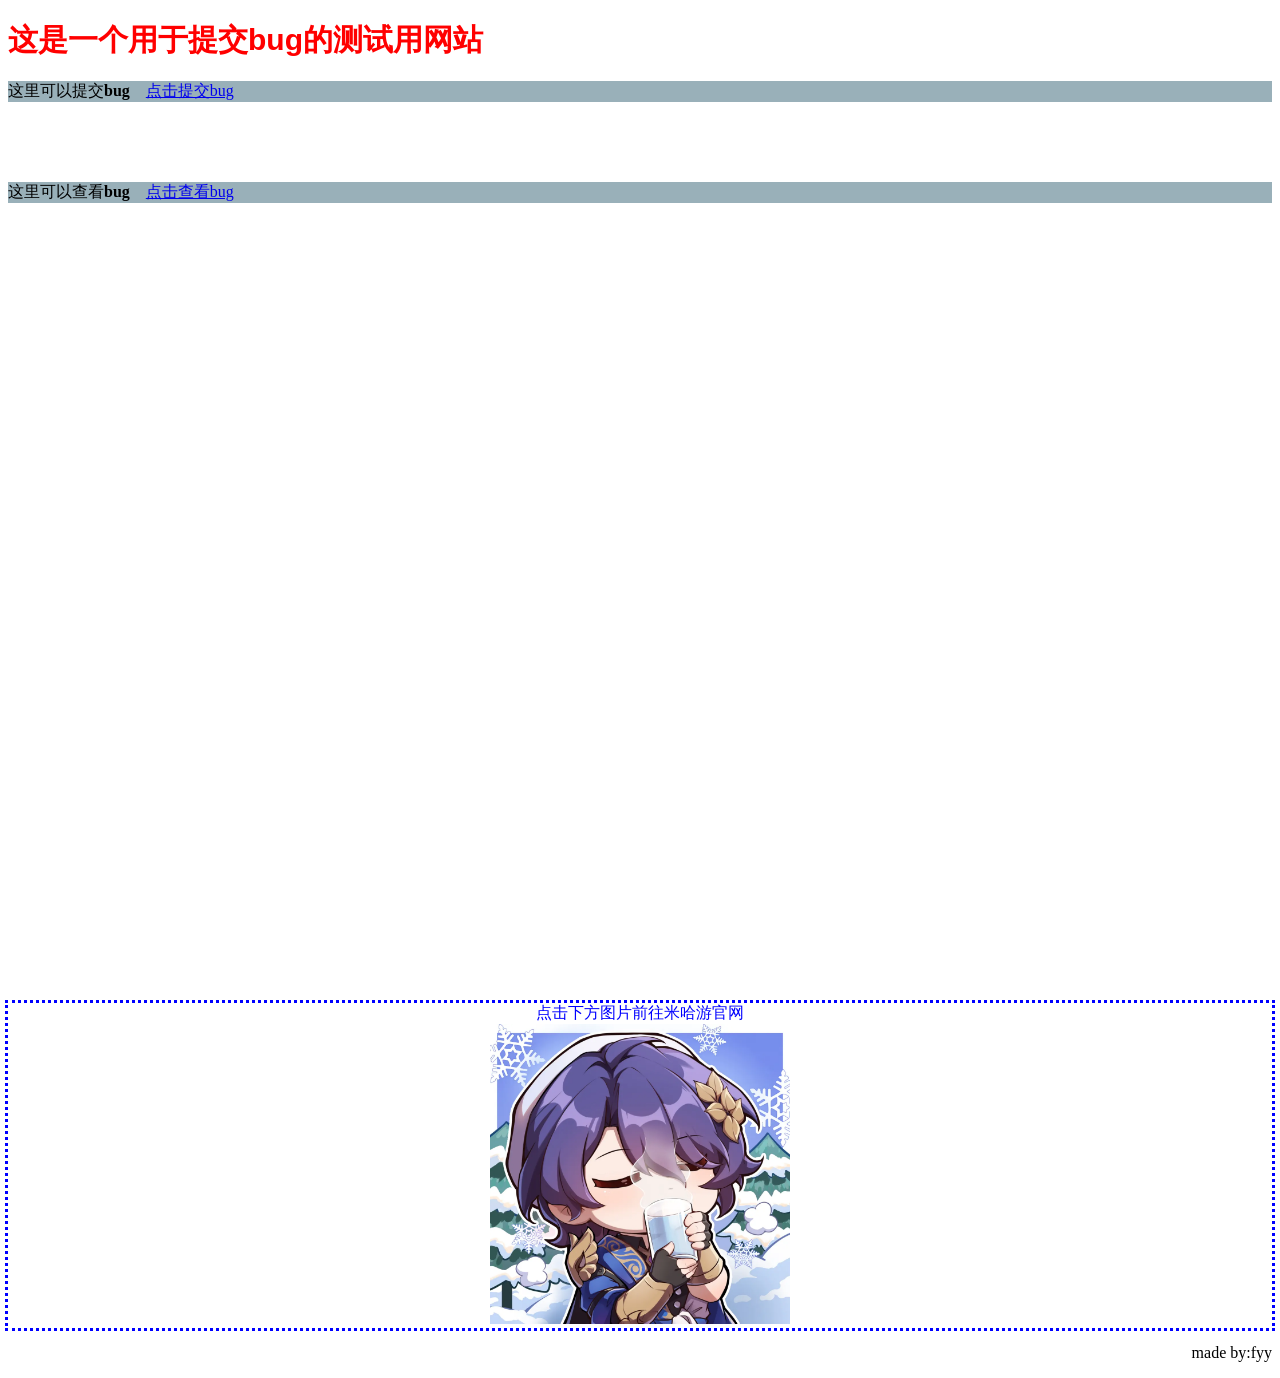
<file: index.html>
<!DOCTYPE html>
<html>

<head>
    <meta charset="utf-8">
    <title>
        测试网站（例）
    </title>
    <link rel="stylesheet" href="css/Background.css">
</head>

<body>
    <h1 style="font-family:arial; color:red; font-size:30px">
        这是一个用于提交bug的测试用网站
    </h1>
    <div id="upBackground">
    <p width="50px">
        这里可以提交<b>bug</b>&nbsp;&nbsp;&nbsp;
        <a href="http://127.0.0.1:5500/tj.html">点击提交bug </a>
    </p>
    <h1>
        <br>
    </h1>
    <p>
        这里可以查看<strong>bug</strong>&nbsp;&nbsp;&nbsp;
        <a href="http://127.0.0.1:5500/ck.html">点击查看bug </a>
    </p>
    </div>
    <div id="Background">
        <p>
            点击下方图片前往米哈游官网 <br>
            <img src="picture/yfs.png" alt="图片丢失" height="300" width="300" usemap="#yf">
            <map name="yf">
                <area shape="rect" coords="0,0,300,300" href="https://www.mihoyo.com/" target="_blank">
            </map>
        </p>
    </div>
    <p style="text-align:right">
        made by:fyy
    </p>
</body>

</html>
</file>
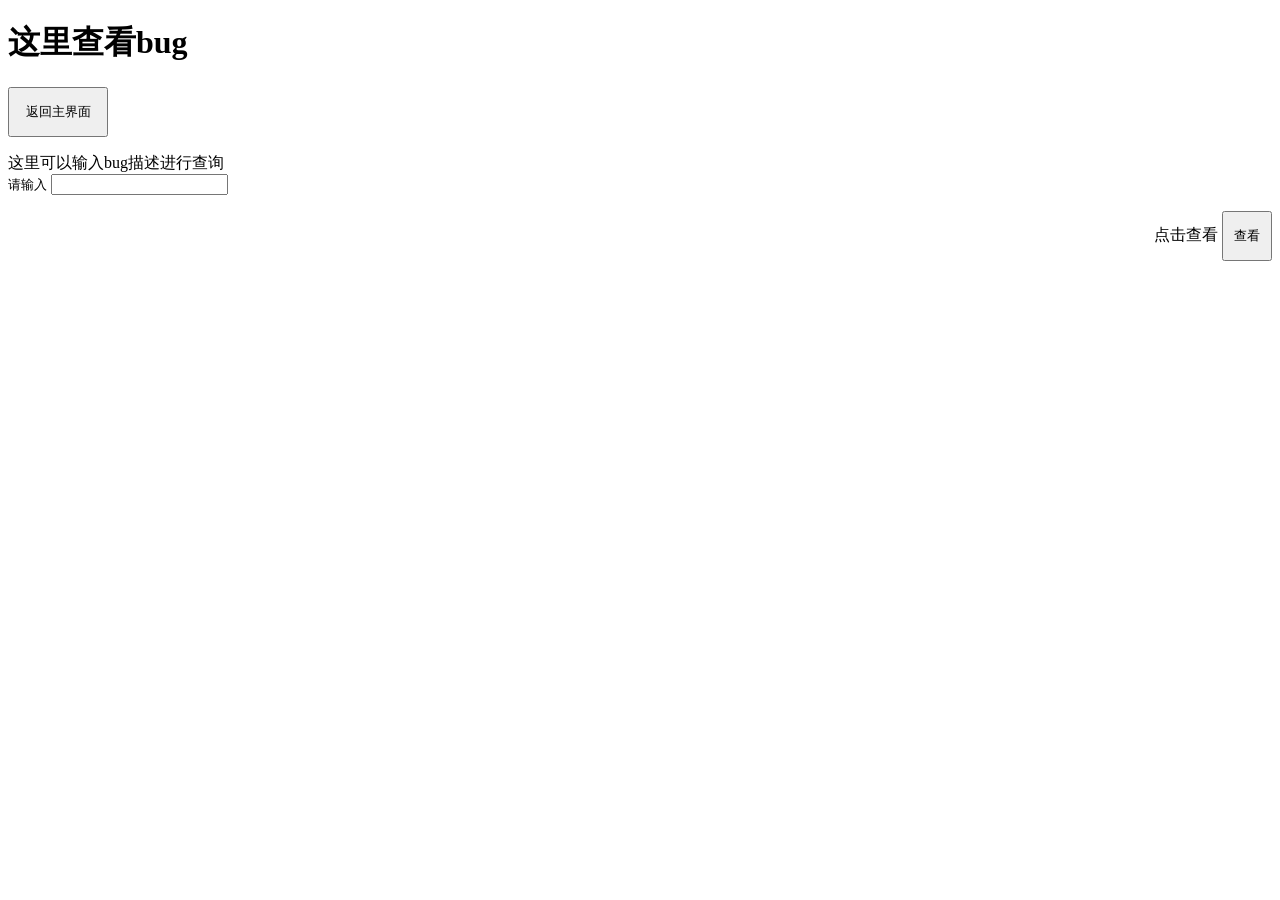
<file: ck.html>
<!DOCTYPE html>
<html>

<head>
    <meta charset="utf-8">
    <title>
        测试网站（例）
    </title>
    <script>
        function search() {
            var description = document.getElementById("description").value || "";
            if(description=="") return;
            const workContainer = document.getElementById("work");
            fetch(`http://localhost:3000/search?text=${description}`, {
                method: 'GET',
                headers: {
                    'Content-Type': 'application/json'
                }
            })
                .then(res => res.json())
                .then(data => {
                    workContainer.innerHTML = ""; // 清空之前的内容
                    // 逐个添加数据（用文本节点包裹值）
                    workContainer.appendChild(document.createTextNode("你查找的内容是:" + description));
                    workContainer.appendChild(document.createElement("br"));
                    workContainer.appendChild(document.createElement("br"));
                    if (data.code === 200) {
                        workContainer.innerHTML = "查找成功<br><br>";
                        //显示查找结果
                        if (data.count > 0) {
                            data.data.forEach((item, index) => {
                                workContainer.appendChild(document.createTextNode(`=== 第 ${index + 1} 条记录 ===`));
                                workContainer.appendChild(document.createElement("br"));
                                workContainer.appendChild(document.createTextNode(`bug 描述：${item.description || "无"}`));
                                workContainer.appendChild(document.createElement("br"));
                                workContainer.appendChild(document.createTextNode(`截图文件名：${item.image || "未上传"}`));
                                workContainer.appendChild(document.createElement("br"));
                                workContainer.appendChild(document.createTextNode(`复现步骤：${item.text || "无"}`));
                                workContainer.appendChild(document.createElement("br"));
                                workContainer.appendChild(document.createTextNode(`是否必现：${item.type || "未选择"}`));
                                workContainer.appendChild(document.createElement("br"));
                                workContainer.appendChild(document.createTextNode(`日志文件名：${item.word || "未上传"}`));
                                workContainer.appendChild(document.createElement("br"));
                                workContainer.appendChild(document.createElement("br"));
                            });
                        }
                        else {
                            workContainer.innerHTML = "查找失败<br><br>";
                        }
                        const newButton = document.createElement("button");
                        newButton.textContent = "点击继续查找";
                        // 5. 给新按钮绑定点击事件（例如跳转到首页）
                        newButton.onclick = function () {
                            // 这里可以写按钮的功能，比如跳转到首页
                            window.location.href = "ck.html"; // 替换为你的首页地址
                        };
                        workContainer.appendChild(newButton);
                        workContainer.appendChild(document.createElement("br")); // 换行
                    }});
        }
        function returnMain()
        {
                   window.location.href = "index.html"; 
        }
    </script>
</head>

<body>
    <div id="work">
        <h1>
            这里查看bug
        </h1>
        <p>
            <button type="button" style="height:50px; width:100px" onclick="returnMain()">返回主界面</button>
        </p>
        <p>
            这里可以输入bug描述进行查询
            <br>
            <kbd>请输入</kbd>
            <input type="text" name="name" id="description">
        </p>
        <p style="text-align:right">
            点击查看
            <button type="button" style="height:50px; width:50px" onclick="search()">查看</button>
        </p>
    </div>
</body>

</html>
</file>
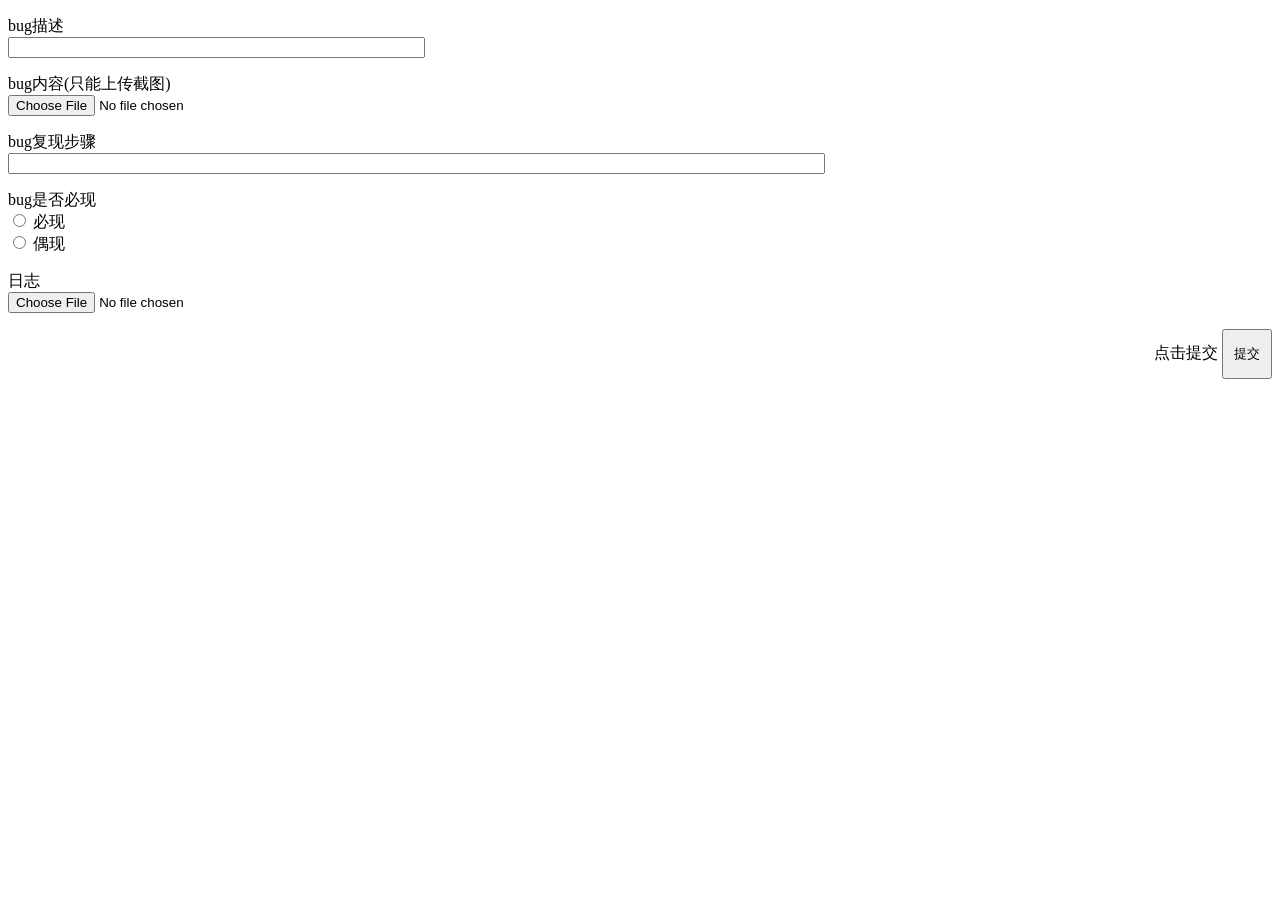
<file: tj.html>
<!DOCTYPE html>
<html>

<head>
    <meta charset="utf-8">
    <title>
        测试网站（例）
    </title>
    <script>
        function work() {
            var input0 = document.getElementById("input0").value || "没有填写";
            var input1 = document.getElementById("input1").files[0]?.name || "未上传";
            var input2 = document.getElementById("input2").value || "没有填写";
            var input3 = document.querySelector('input[name="type"]:checked')?.value || "未选择";// 选中的单选框
            var input4 = document.getElementById("input4").files[0]?.name || "未上传";
            const workContainer = document.getElementById("work");
            fetch('http://localhost:3000/insert', {
                method: 'POST',
                headers: {
                    'Content-Type': 'application/json'
                },
                body: JSON.stringify({
                    description: input0,
                    image: input1,  // 键名改为 image（对应后端解构的 image）
                    text: input2,   // 键名改为 text（对应后端解构的 text）
                    type: input3,   // 键名改为 type（对应后端解构的 type）
                    word: input4    // 键名改为 word（对应后端解构的 word）
                })
            })
                .then(res => res.json())
                .then(data => {
                    if (data.code === 200) {
                        workContainer.innerHTML = "提交成功<br><br>";
                    } else {
                        workContainer.innerHTML = "提交失败<br><br>";
                    } 
                     const newButton = document.createElement("button");
            newButton.textContent = "点击继续提交";
            // 5. 给新按钮绑定点击事件（例如跳转到首页）
            newButton.onclick = function () {
                // 这里可以写按钮的功能，比如跳转到首页
                window.location.href = "tj.html"; // 替换为你的首页地址
            };
            workContainer.appendChild(newButton);
            workContainer.appendChild(document.createElement("br")); // 换行

            // 逐个添加数据（用文本节点包裹值）
            workContainer.appendChild(document.createTextNode("bug描述：" + input0));
            workContainer.appendChild(document.createElement("br"));
            workContainer.appendChild(document.createElement("br"));

            // 1. 截图文件名
            workContainer.appendChild(document.createTextNode("bug内容(截图)：" + input1));
            workContainer.appendChild(document.createElement("br"));
            workContainer.appendChild(document.createElement("br"));

            // 2. 复现步骤
            workContainer.appendChild(document.createTextNode("复现步骤：" + input2));
            workContainer.appendChild(document.createElement("br"));
            workContainer.appendChild(document.createElement("br"));

            // 3. 必现/偶现
            workContainer.appendChild(document.createTextNode("bug是否必现：" + input3));
            workContainer.appendChild(document.createElement("br"));
            workContainer.appendChild(document.createElement("br"));

            // 4. 日志文件名
            workContainer.appendChild(document.createTextNode("日志：" + input4));
            workContainer.appendChild(document.createElement("br"));
                });
        }
    </script>
</head>

<body>
    <div id="work">
        <p>
            bug描述
            <br><input type="text" name="description" size="50" id="input0">
        </p>
        <p>
            bug内容(只能上传截图)
            <br><input type="file" name="image" accept="image/*" id="input1">
        </p>
        <p>
            bug复现步骤
            <br><input type="text" name="text" size="100" id="input2">
        </p>
        <p>
            bug是否必现
            <br><input type="radio" name="type" value="必现" id="radio-must">
            <label for="必现">必现</label>
            <br><input type="radio" name="type" value="偶现" id="radio-sometimes">
            <label for="偶现">偶现</label>
        </p>
        <p>
            日志
            <br><input type="file" name="word" accept=".word" id="input4">
        </p>
        <p style="text-align:right">
            点击提交
            <button type="button" style="height:50px; width:50px" onclick="work()">提交</button>
        </p>
    
    </div>
</body>

</html>
</file>
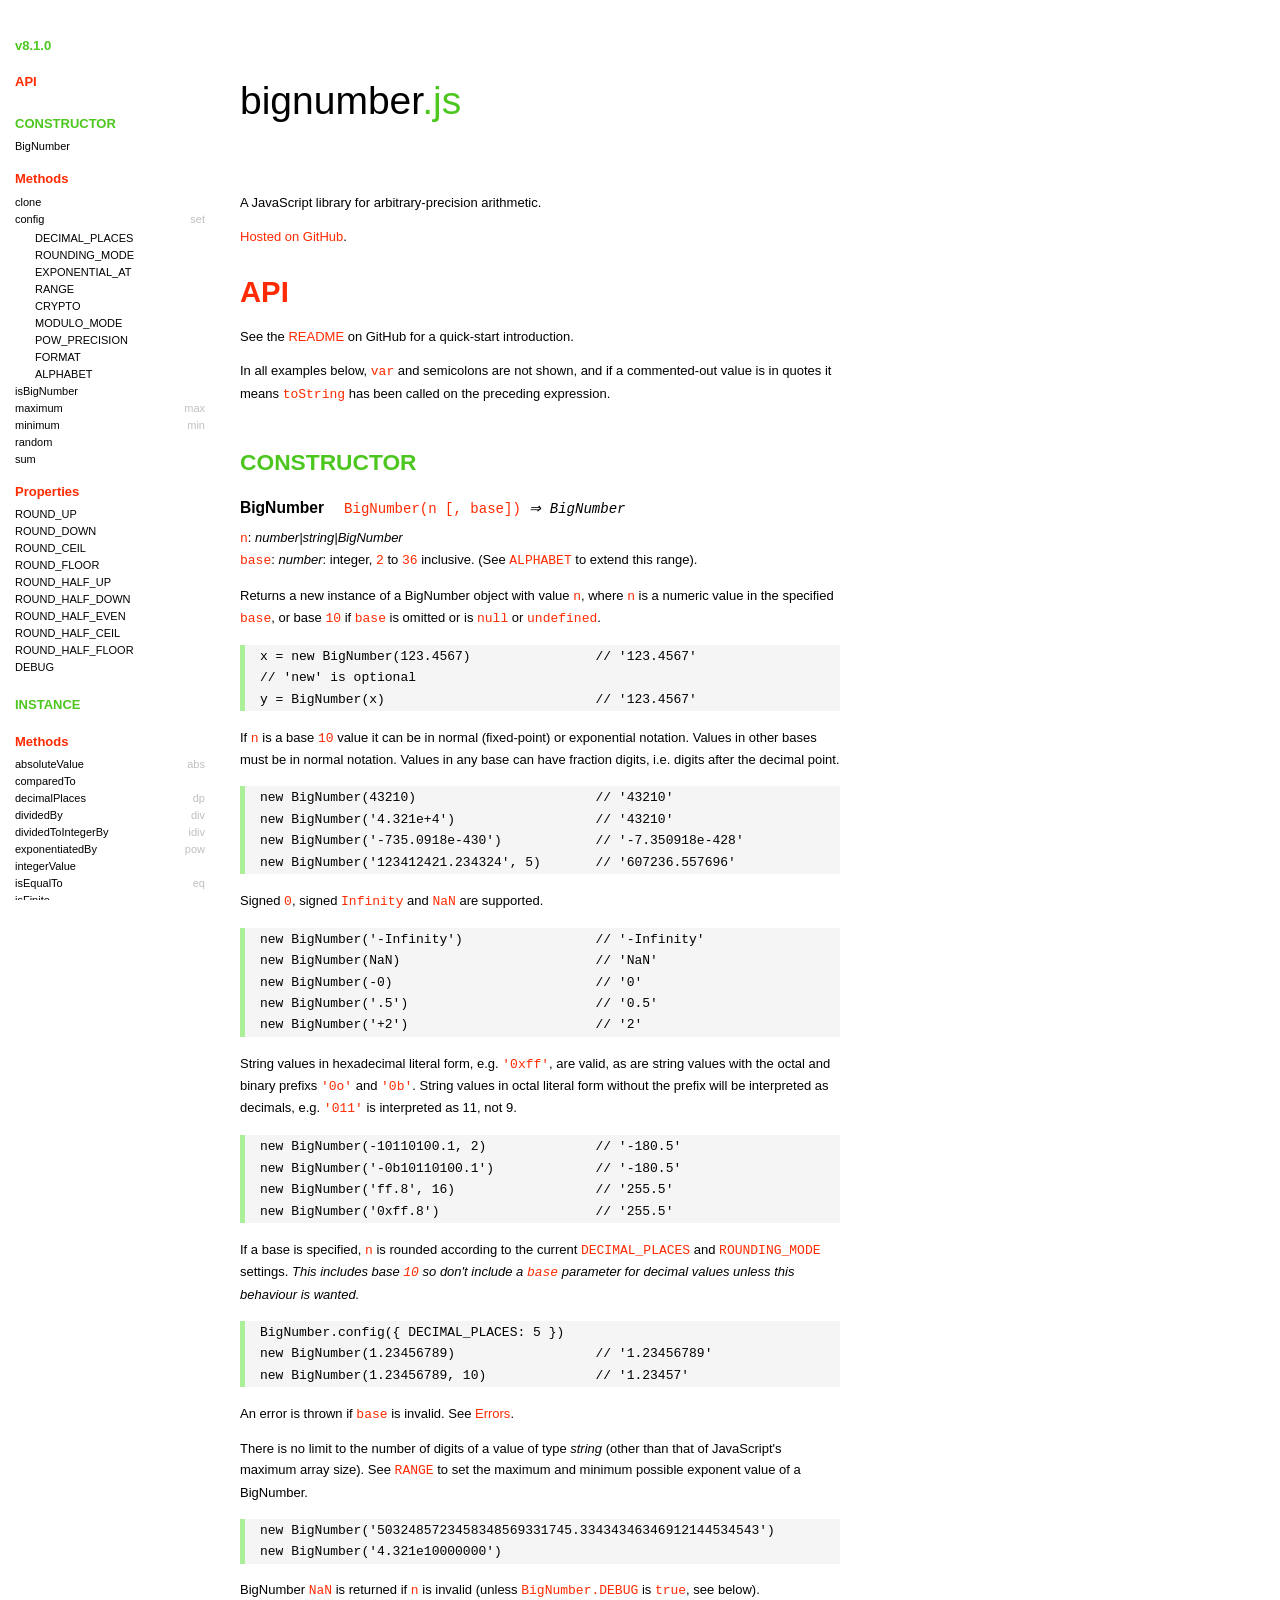
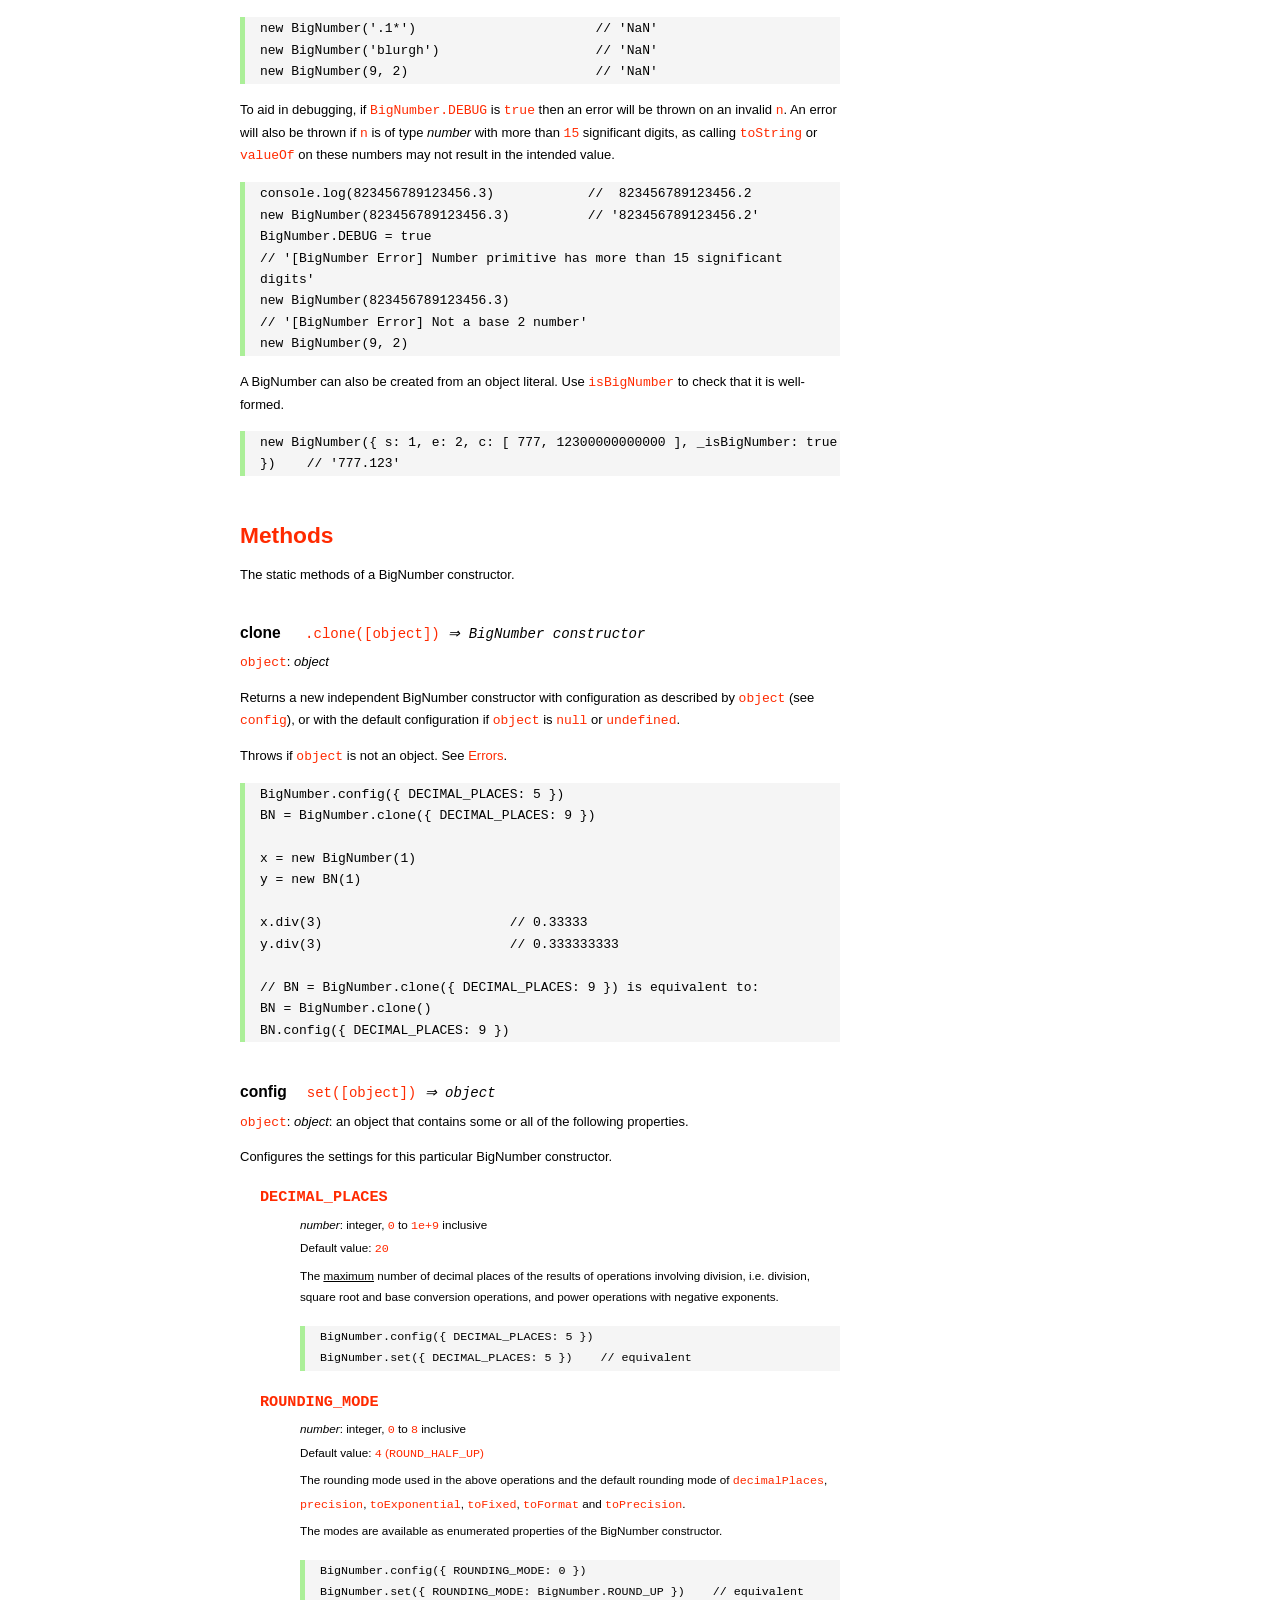
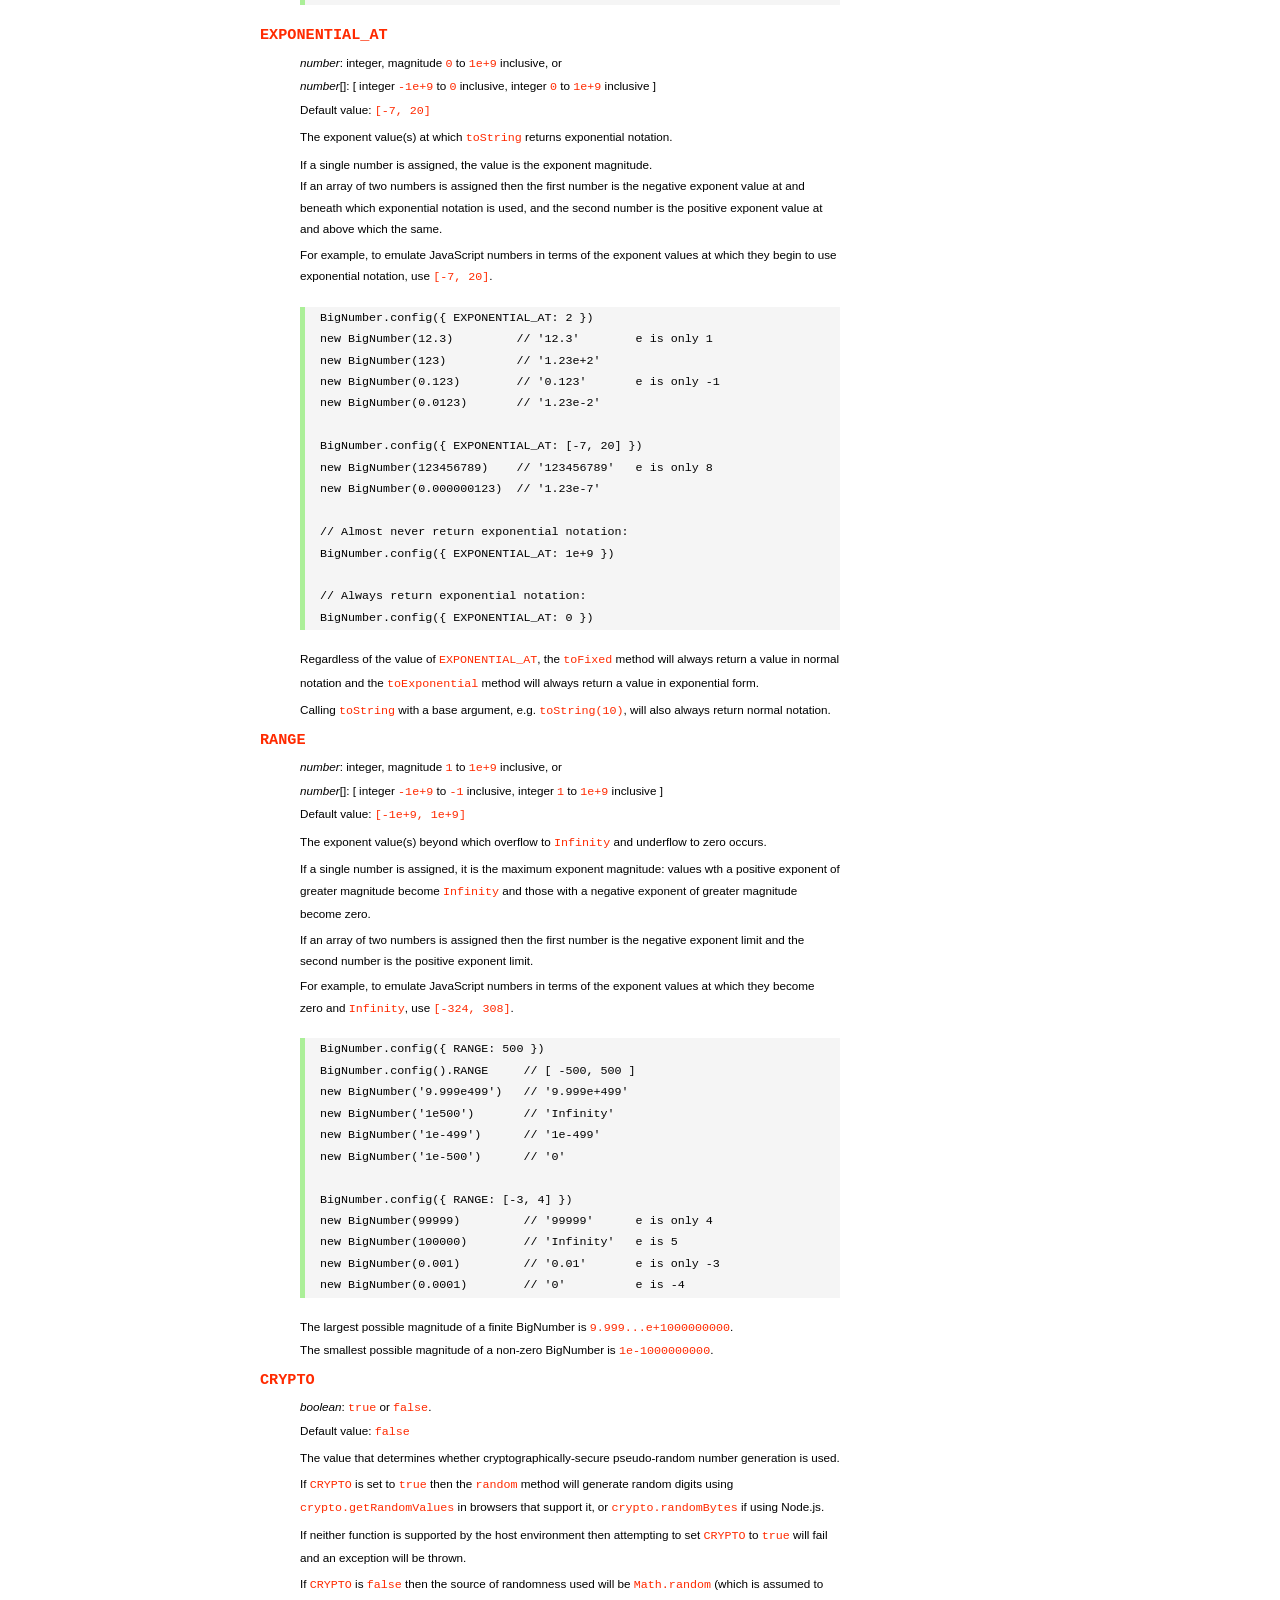
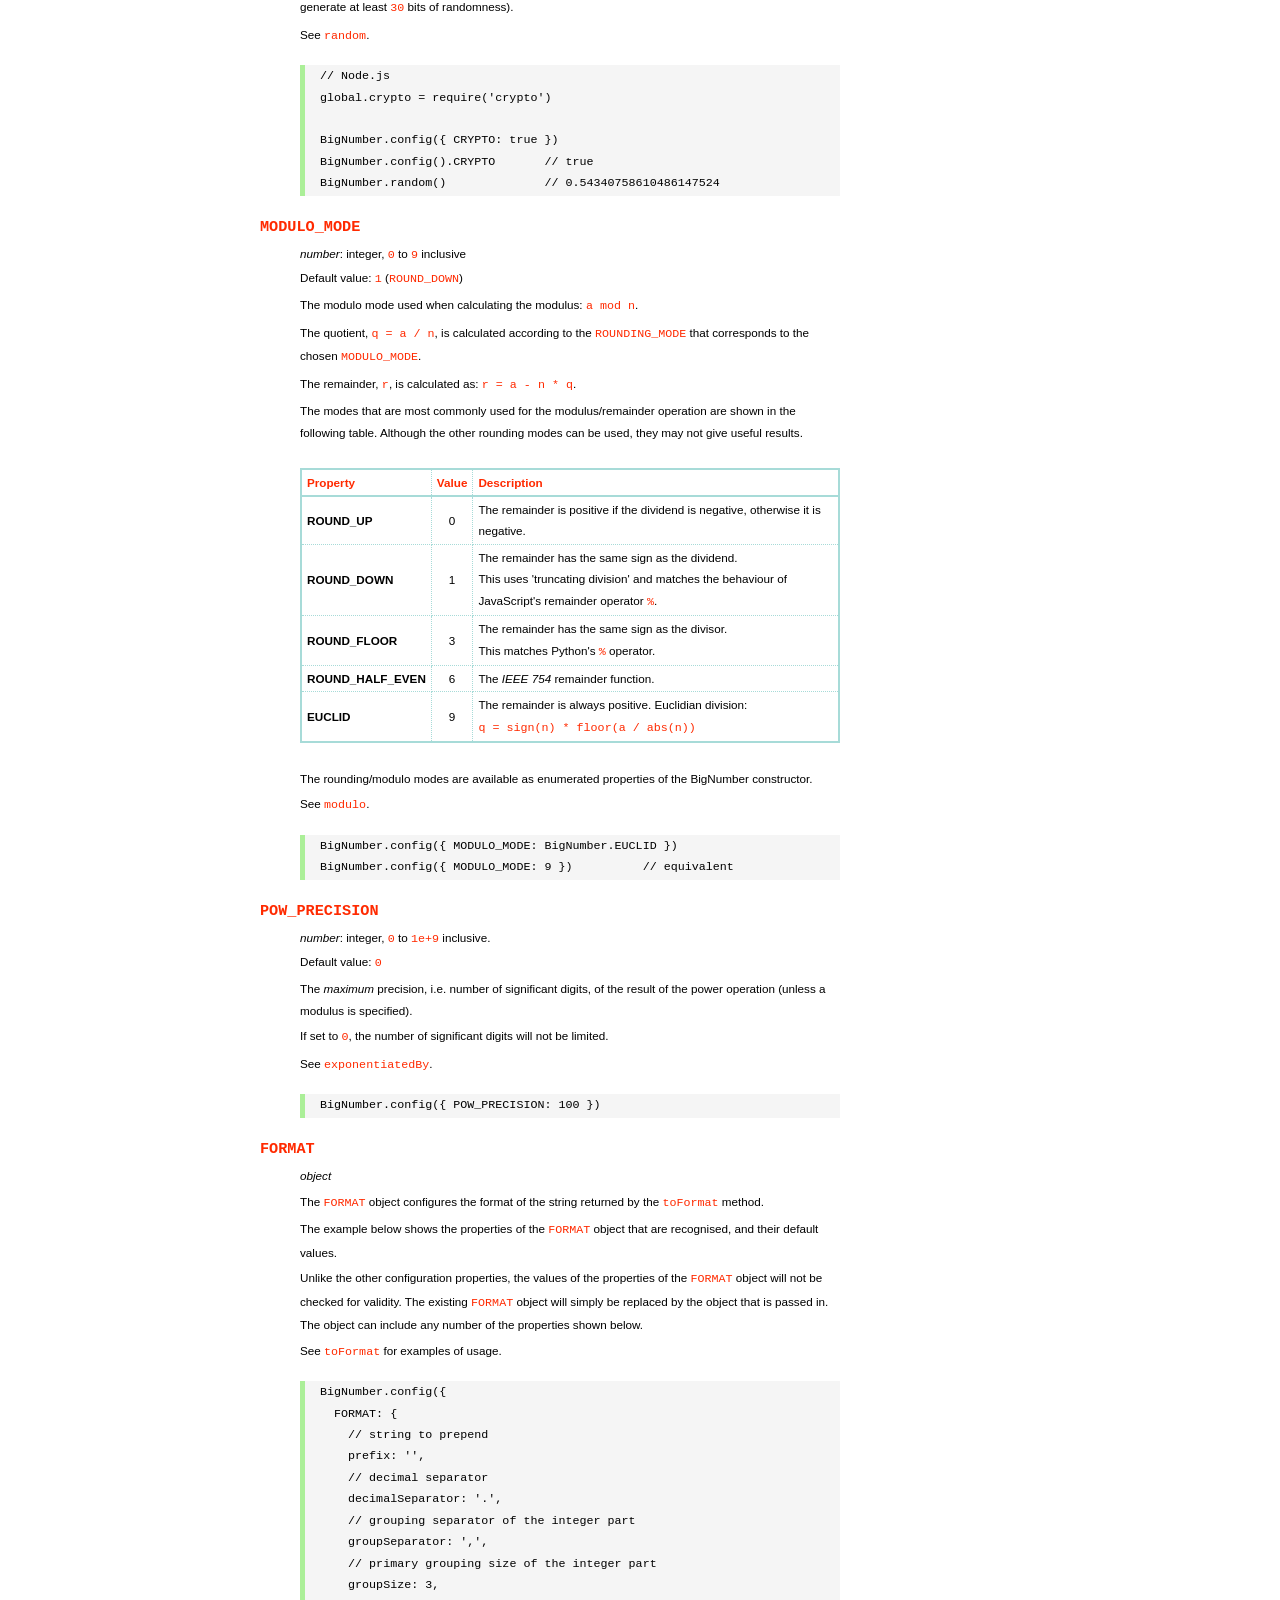
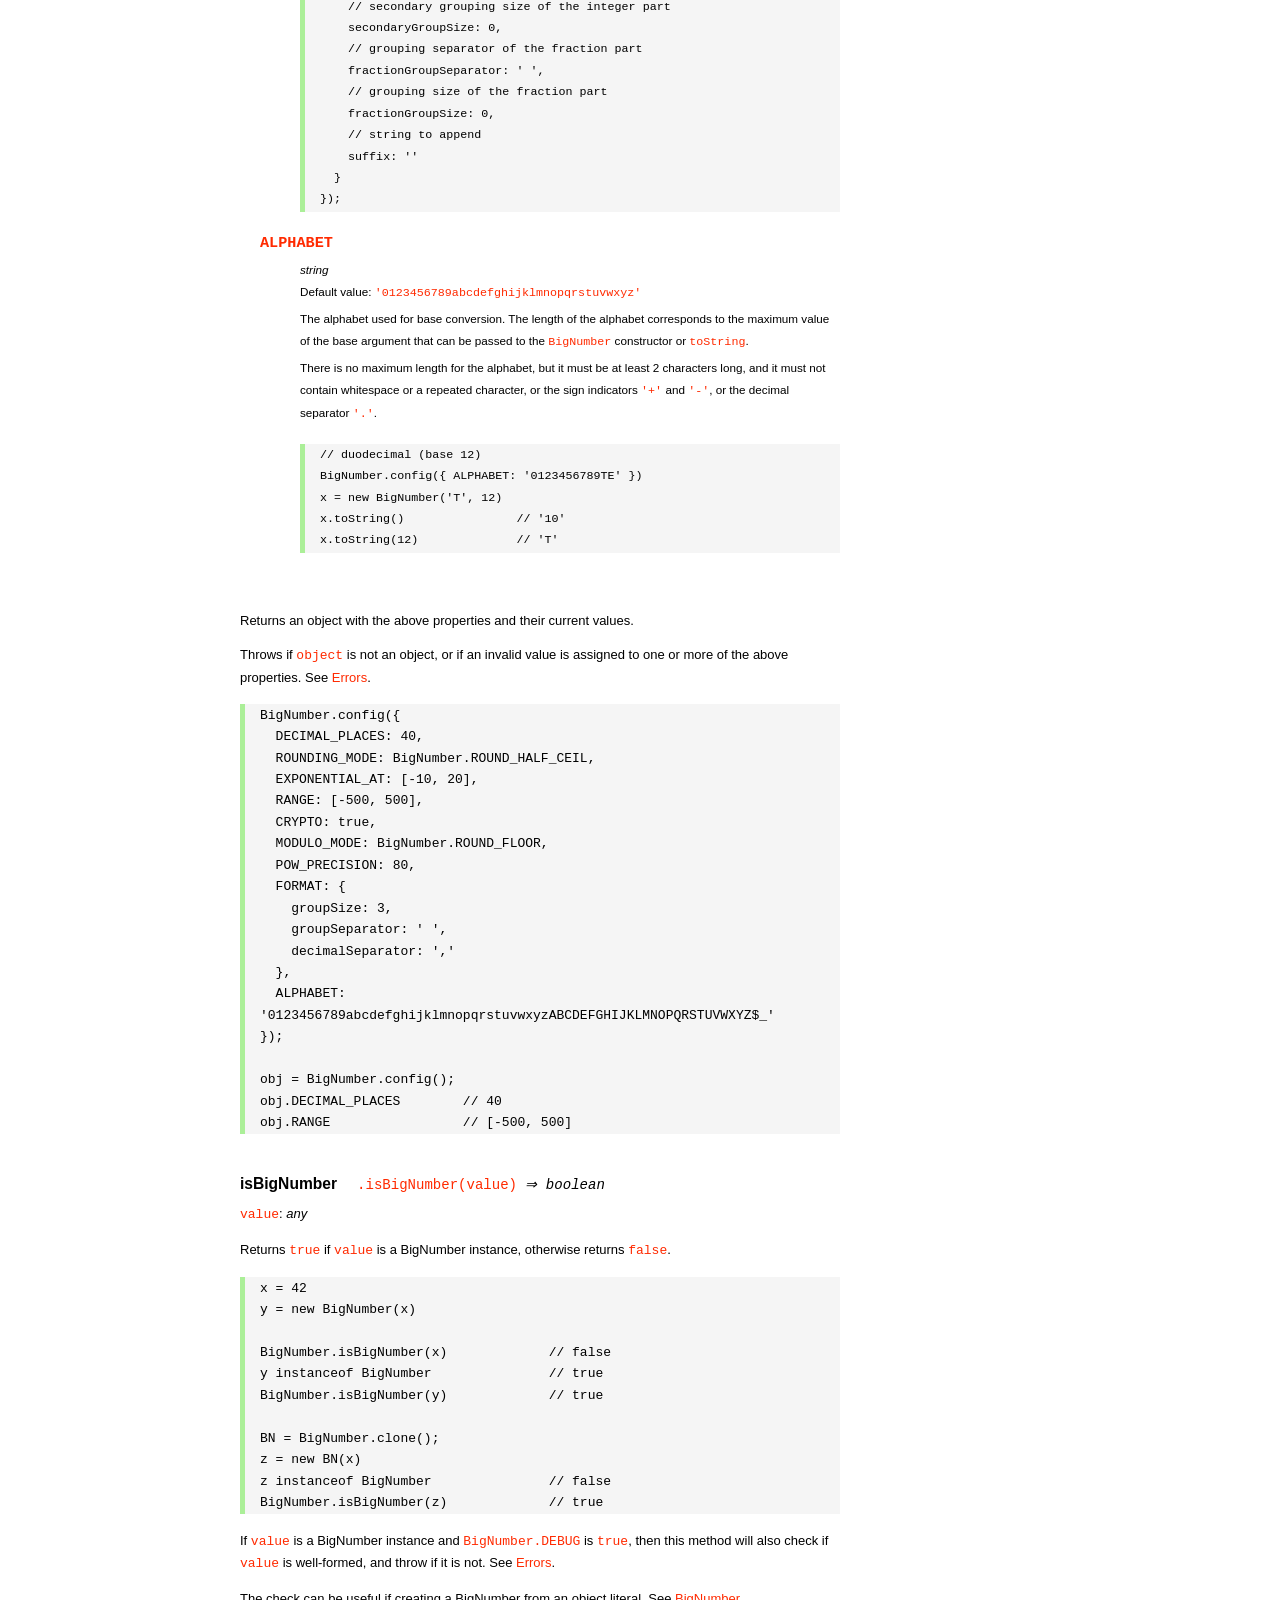
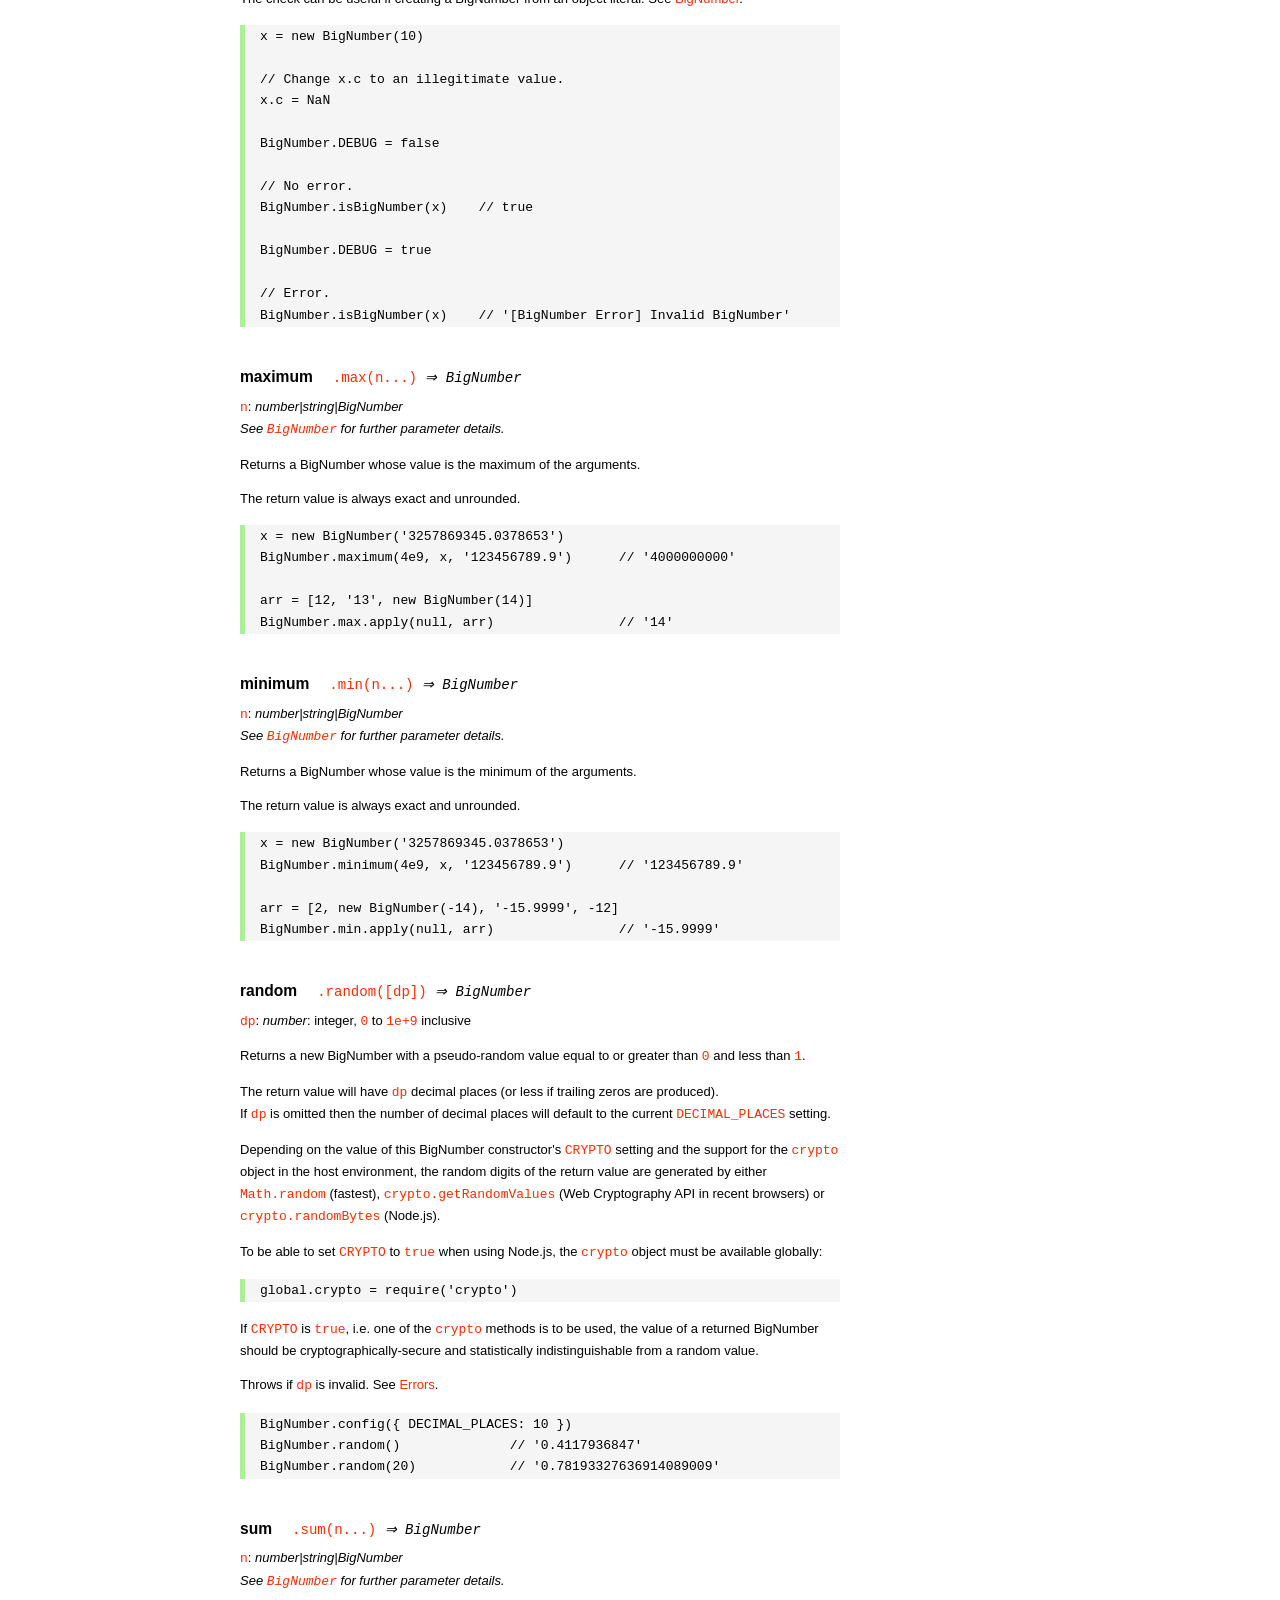
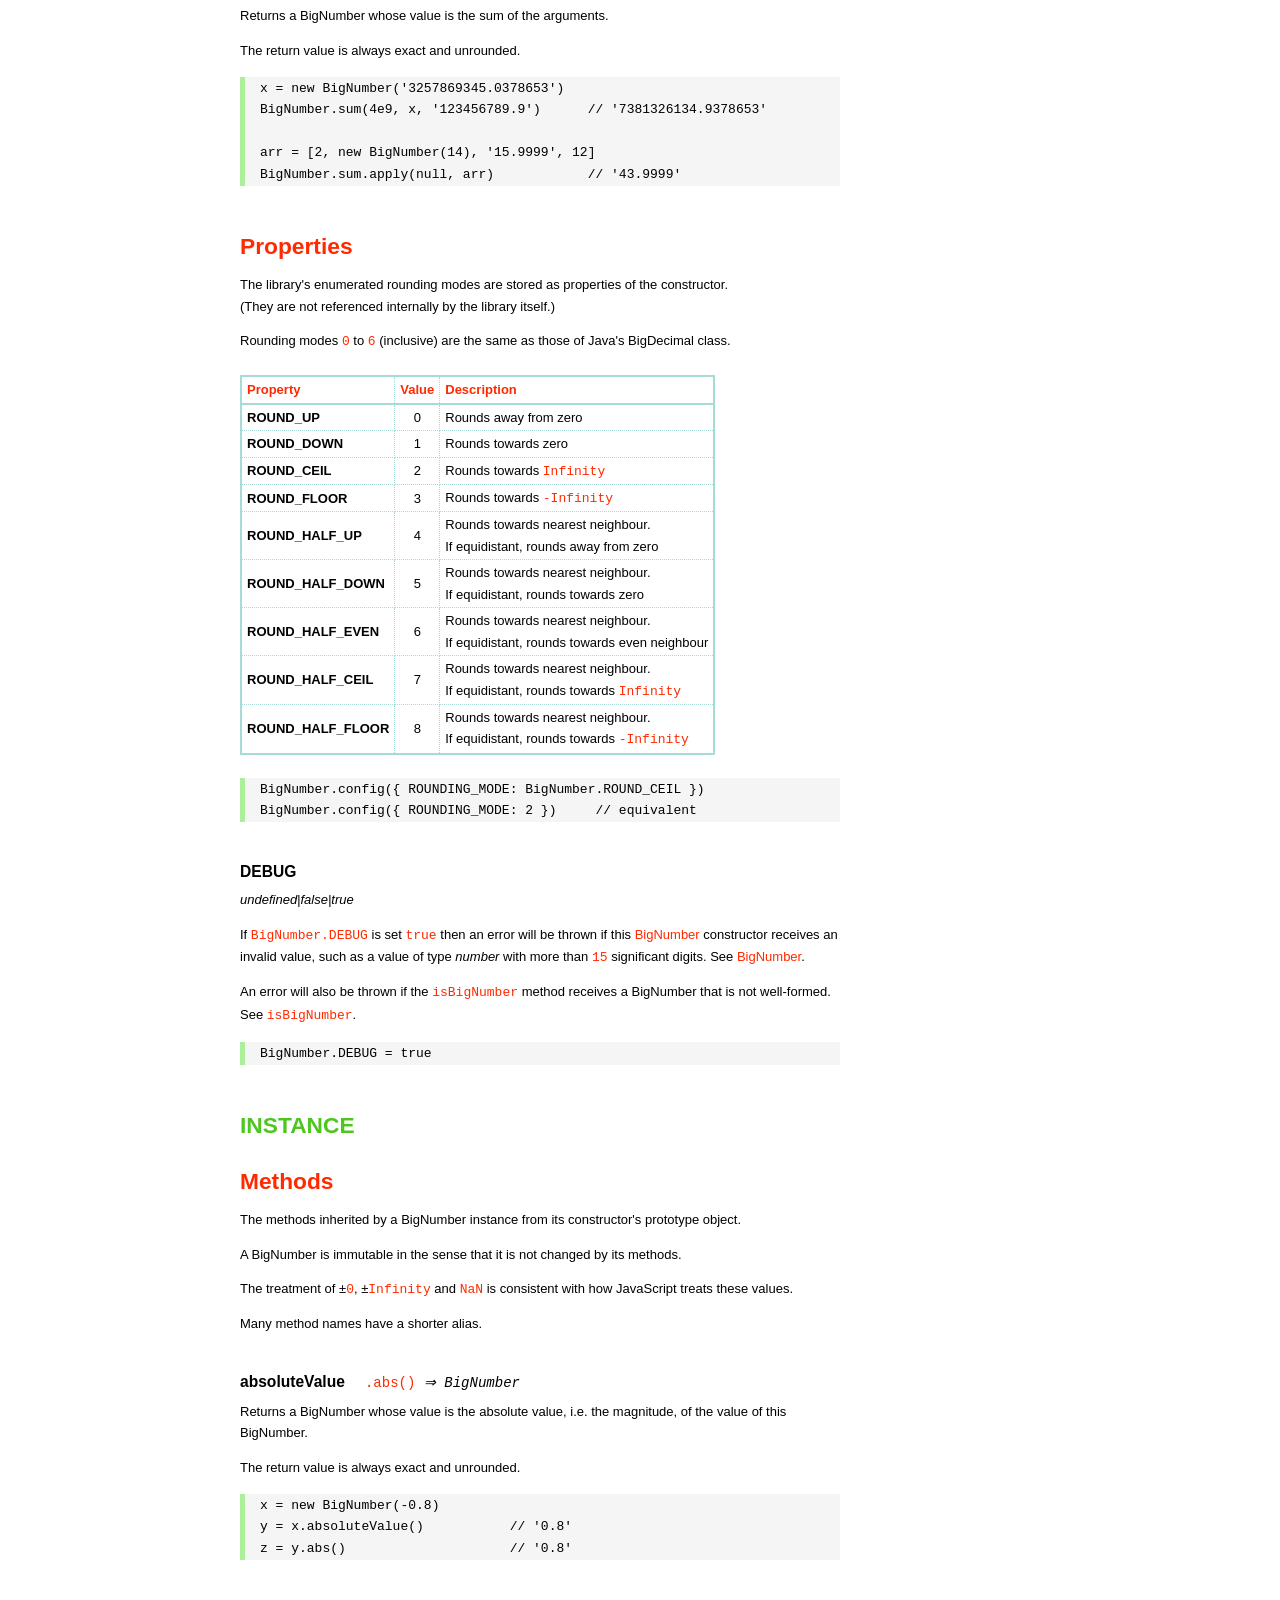
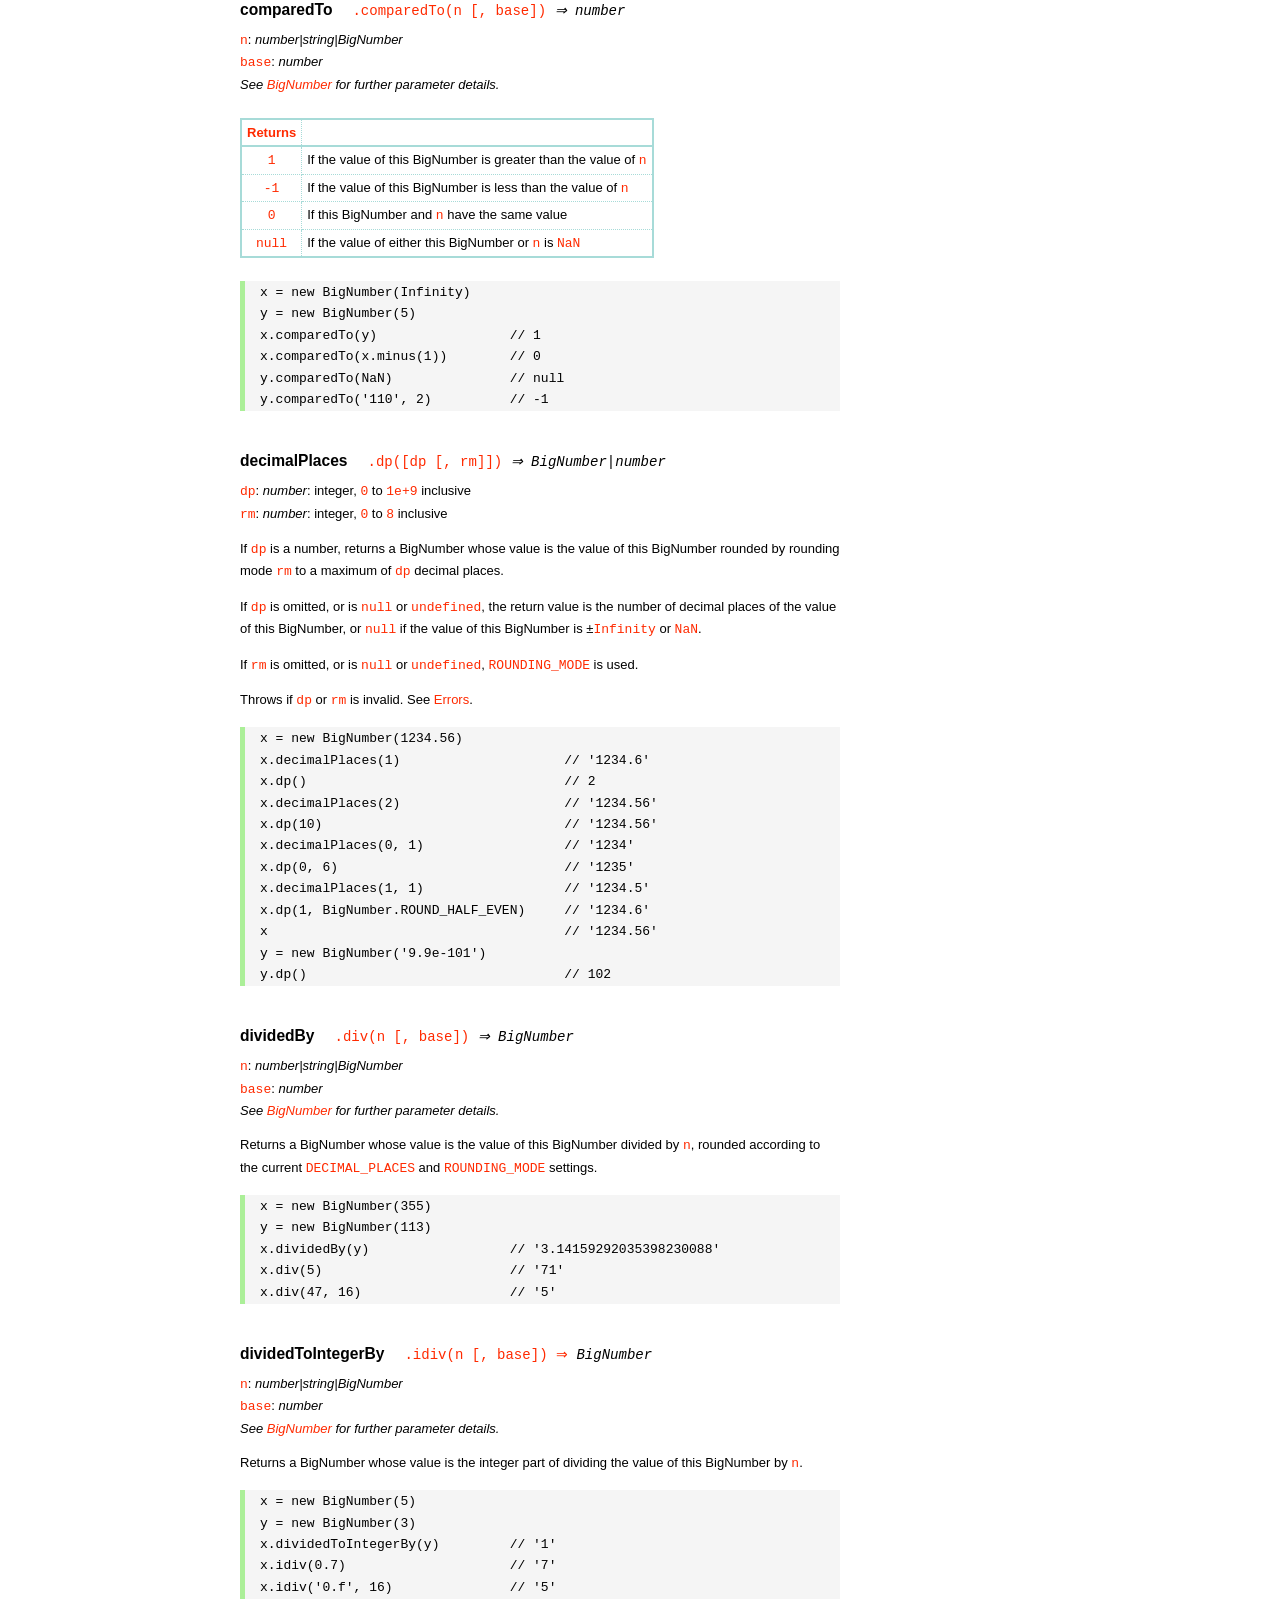
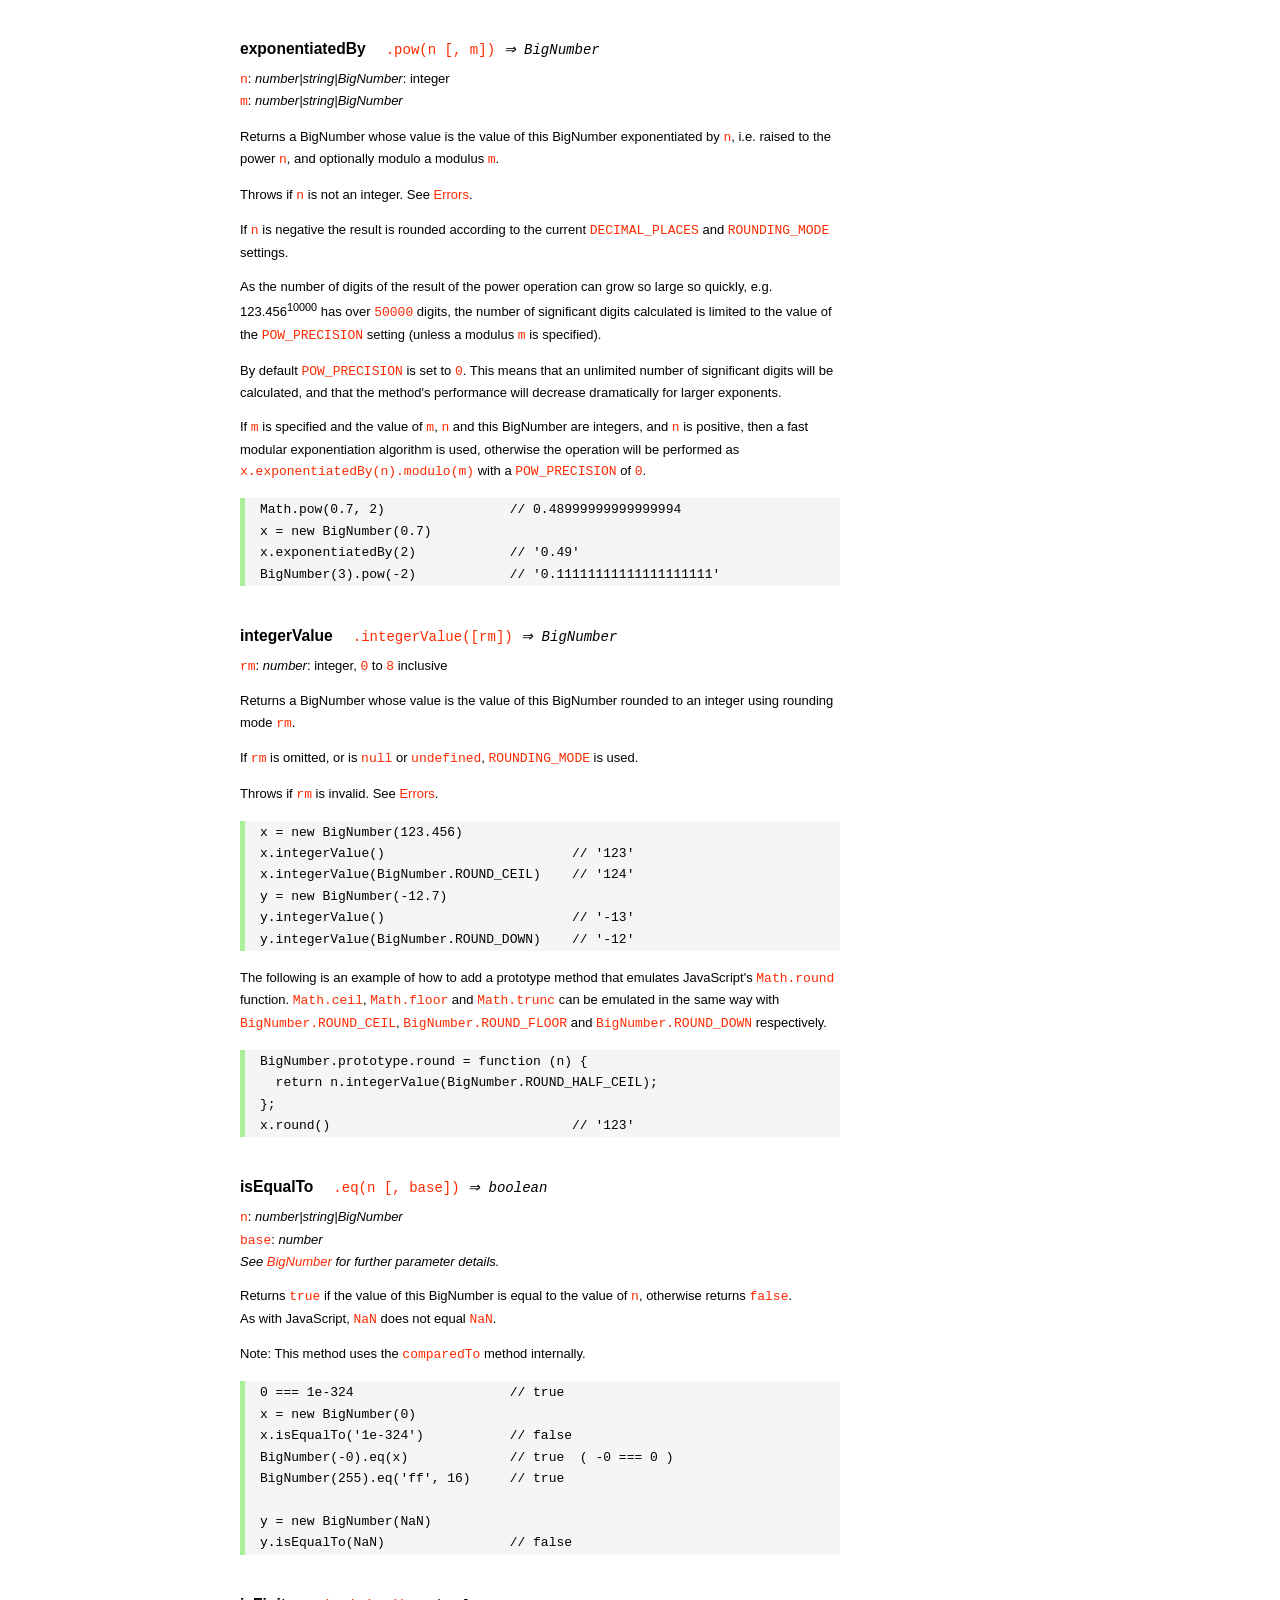
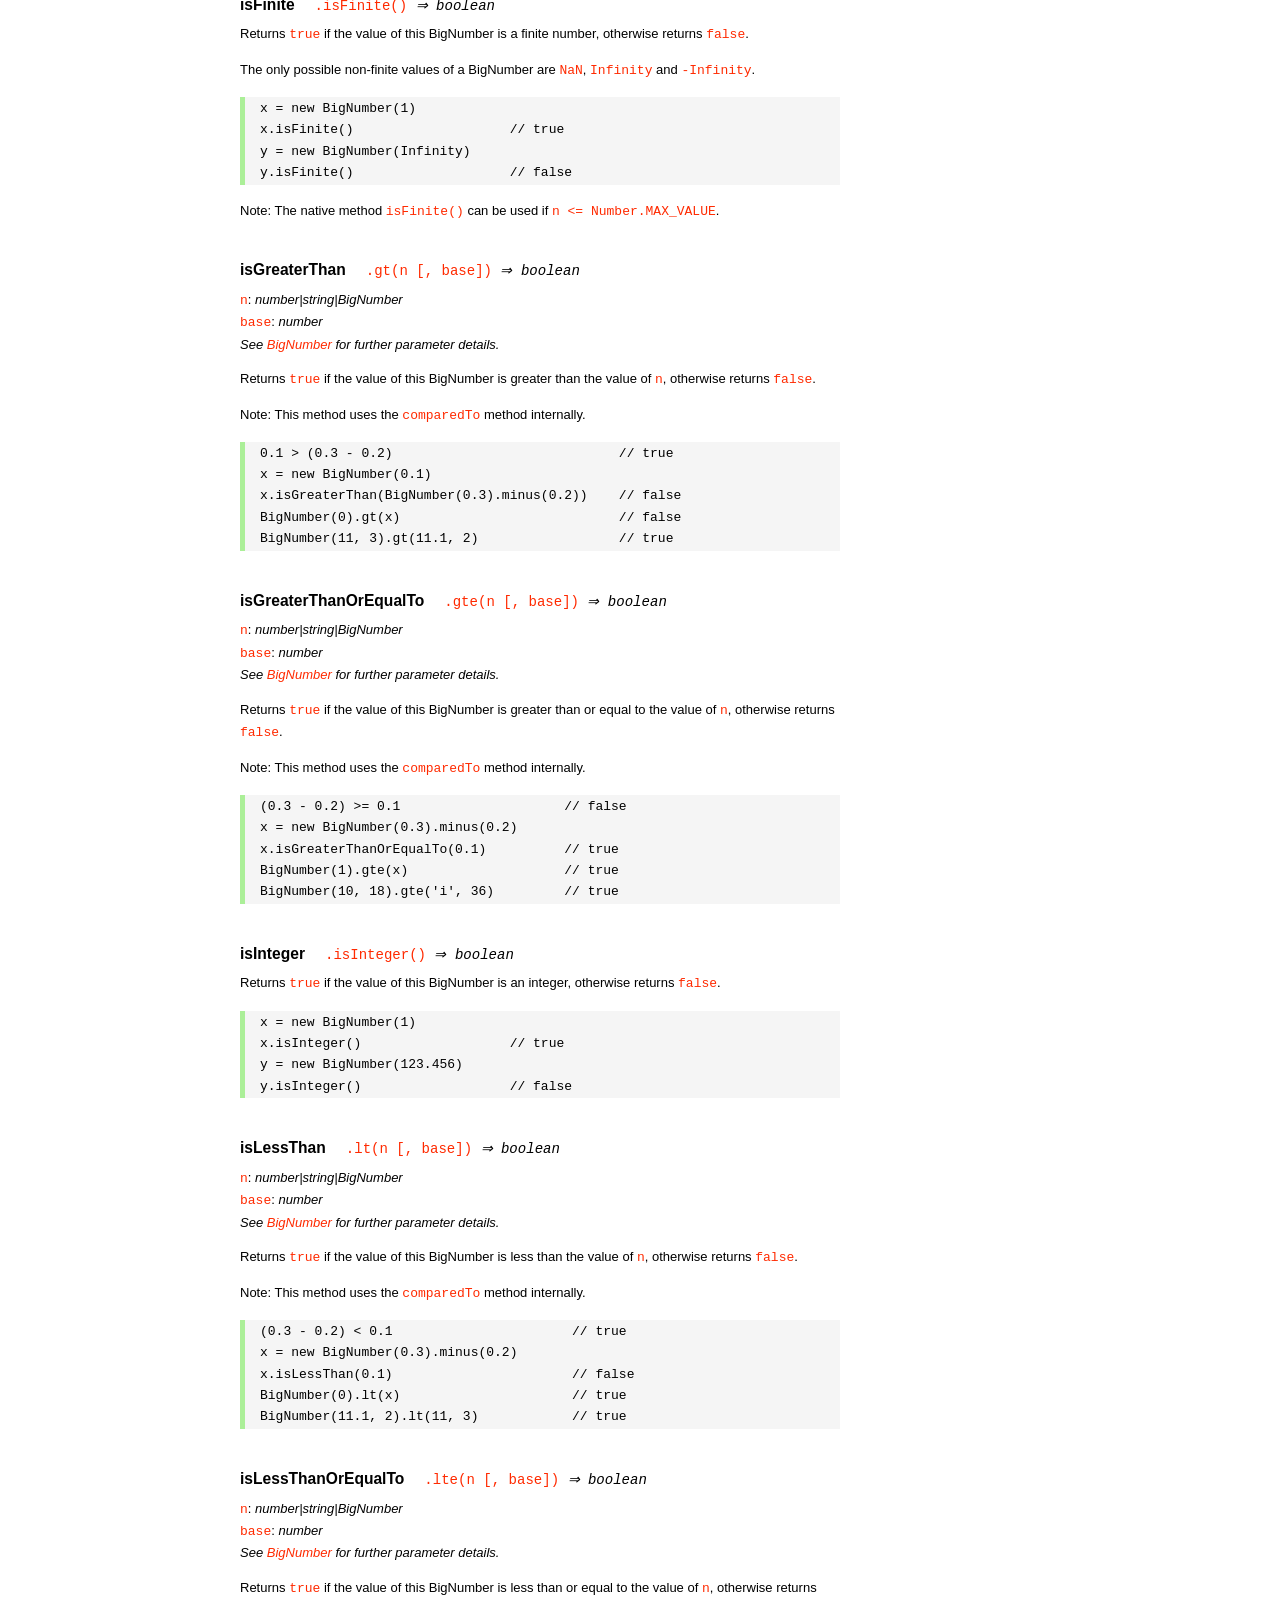
<file: js/node_modules/bignumber.js/doc/API.html>
<!DOCTYPE HTML>
<html>
<head>
<meta charset="utf-8">
<meta http-equiv="X-UA-Compatible" content="IE=edge">
<meta name="Author" content="M Mclaughlin">
<title>bignumber.js API</title>
<style>
html{font-size:100%}
body{background:#fff;font-family:"Helvetica Neue",Helvetica,Arial,sans-serif;font-size:13px;
  line-height:1.65em;min-height:100%;margin:0}
body,i{color:#000}
.nav{background:#fff;position:fixed;top:0;bottom:0;left:0;width:200px;overflow-y:auto;
  padding:15px 0 30px 15px}
div.container{width:600px;margin:50px 0 50px 240px}
p{margin:0 0 1em;width:600px}
pre,ul{margin:1em 0}
h1,h2,h3,h4,h5{margin:0;padding:1.5em 0 0}
h1,h2{padding:.75em 0}
h1{font:400 3em Verdana,sans-serif;color:#000;margin-bottom:1em}
h2{font-size:2.25em;color:#ff2a00}
h3{font-size:1.75em;color:#4dc71f}
h4{font-size:1.75em;color:#ff2a00;padding-bottom:.75em}
h5{font-size:1.2em;margin-bottom:.4em}
h6{font-size:1.1em;margin-bottom:0.8em;padding:0.5em 0}
dd{padding-top:.35em}
dt{padding-top:.5em}
b{font-weight:700}
dt b{font-size:1.3em}
a,a:visited{color:#ff2a00;text-decoration:none}
a:active,a:hover{outline:0;text-decoration:underline}
.nav a,.nav b,.nav a:visited{display:block;color:#ff2a00;font-weight:700; margin-top:15px}
.nav b{color:#4dc71f;margin-top:20px;cursor:default;width:auto}
ul{list-style-type:none;padding:0 0 0 20px}
.nav ul{line-height:14px;padding-left:0;margin:5px 0 0}
.nav ul a,.nav ul a:visited,span{display:inline;color:#000;font-family:Verdana,Geneva,sans-serif;
  font-size:11px;font-weight:400;margin:0}
.inset,ul.inset{margin-left:20px}
.inset{font-size:.9em}
.nav li{width:auto;margin:0 0 3px}
.alias{font-style:italic;margin-left:20px}
table{border-collapse:collapse;border-spacing:0;border:2px solid #a7dbd8;margin:1.75em 0;padding:0}
td,th{text-align:left;margin:0;padding:2px 5px;border:1px dotted #a7dbd8}
th{border-top:2px solid #a7dbd8;border-bottom:2px solid #a7dbd8;color:#ff2a00}
code,pre{font-family:Consolas, monaco, monospace;font-weight:400}
pre{background:#f5f5f5;white-space:pre-wrap;word-wrap:break-word;border-left:5px solid #abef98;
  padding:1px 0 1px 15px;margin:1.2em 0}
code,.nav-title{color:#ff2a00}
.end{margin-bottom:25px}
.centre{text-align:center}
.error-table{font-size:13px;width:100%}
#faq{margin:3em 0 0}
li span{float:right;margin-right:10px;color:#c0c0c0}
#js{font:inherit;color:#4dc71f}
</style>
</head>
<body>

  <div class="nav">

    <b>v8.1.0</b>

	<a class='nav-title' href="#">API</a>

    <b> CONSTRUCTOR </b>
    <ul>
      <li><a href="#bignumber">BigNumber</a></li>
    </ul>

    <a href="#methods">Methods</a>
    <ul>
      <li><a href="#clone">clone</a></li>
      <li><a href="#config" >config</a><span>set</span></li>
      <li>
        <ul class="inset">
          <li><a href="#decimal-places">DECIMAL_PLACES</a></li>
          <li><a href="#rounding-mode" >ROUNDING_MODE</a></li>
          <li><a href="#exponential-at">EXPONENTIAL_AT</a></li>
          <li><a href="#range"         >RANGE</a></li>
          <li><a href="#crypto"        >CRYPTO</a></li>
          <li><a href="#modulo-mode"   >MODULO_MODE</a></li>
          <li><a href="#pow-precision" >POW_PRECISION</a></li>
          <li><a href="#format"        >FORMAT</a></li>
          <li><a href="#alphabet"      >ALPHABET</a></li>
        </ul>
      </li>
      <li><a href="#isBigNumber">isBigNumber</a></li>
      <li><a href="#max"        >maximum</a><span>max</span></li>
      <li><a href="#min"        >minimum</a><span>min</span></li>
      <li><a href="#random"     >random</a></li>
      <li><a href="#sum"        >sum</a></li>
    </ul>

    <a href="#constructor-properties">Properties</a>
    <ul>
      <li><a href="#round-up"        >ROUND_UP</a></li>
      <li><a href="#round-down"      >ROUND_DOWN</a></li>
      <li><a href="#round-ceil"      >ROUND_CEIL</a></li>
      <li><a href="#round-floor"     >ROUND_FLOOR</a></li>
      <li><a href="#round-half-up"   >ROUND_HALF_UP</a></li>
      <li><a href="#round-half-down" >ROUND_HALF_DOWN</a></li>
      <li><a href="#round-half-even" >ROUND_HALF_EVEN</a></li>
      <li><a href="#round-half-ceil" >ROUND_HALF_CEIL</a></li>
      <li><a href="#round-half-floor">ROUND_HALF_FLOOR</a></li>
      <li><a href="#debug"           >DEBUG</a></li>
    </ul>

    <b> INSTANCE </b>

    <a href="#prototype-methods">Methods</a>
    <ul>
      <li><a href="#abs"    >absoluteValue         </a><span>abs</span>  </li>
      <li><a href="#cmp"    >comparedTo            </a>                  </li>
      <li><a href="#dp"     >decimalPlaces         </a><span>dp</span>   </li>
      <li><a href="#div"    >dividedBy             </a><span>div</span>  </li>
      <li><a href="#divInt" >dividedToIntegerBy    </a><span>idiv</span> </li>
      <li><a href="#pow"    >exponentiatedBy       </a><span>pow</span>  </li>
      <li><a href="#int"    >integerValue          </a>                  </li>
      <li><a href="#eq"     >isEqualTo             </a><span>eq</span>   </li>
      <li><a href="#isF"    >isFinite              </a>                  </li>
      <li><a href="#gt"     >isGreaterThan         </a><span>gt</span>   </li>
      <li><a href="#gte"    >isGreaterThanOrEqualTo</a><span>gte</span>  </li>
      <li><a href="#isInt"  >isInteger             </a>                  </li>
      <li><a href="#lt"     >isLessThan            </a><span>lt</span>   </li>
      <li><a href="#lte"    >isLessThanOrEqualTo   </a><span>lte</span>  </li>
      <li><a href="#isNaN"  >isNaN                 </a>                  </li>
      <li><a href="#isNeg"  >isNegative            </a>                  </li>
      <li><a href="#isPos"  >isPositive            </a>                  </li>
      <li><a href="#isZ"    >isZero                </a>                  </li>
      <li><a href="#minus"  >minus                 </a>                  </li>
      <li><a href="#mod"    >modulo                </a><span>mod</span>  </li>
      <li><a href="#times"  >multipliedBy          </a><span>times</span></li>
      <li><a href="#neg"    >negated               </a>                  </li>
      <li><a href="#plus"   >plus                  </a>                  </li>
      <li><a href="#sd"     >precision             </a><span>sd</span>   </li>
      <li><a href="#shift"  >shiftedBy             </a>                  </li>
      <li><a href="#sqrt"   >squareRoot            </a><span>sqrt</span> </li>
      <li><a href="#toE"    >toExponential         </a>                  </li>
      <li><a href="#toFix"  >toFixed               </a>                  </li>
      <li><a href="#toFor"  >toFormat              </a>                  </li>
      <li><a href="#toFr"   >toFraction            </a>                  </li>
      <li><a href="#toJSON" >toJSON                </a>                  </li>
      <li><a href="#toN"    >toNumber              </a>                  </li>
      <li><a href="#toP"    >toPrecision           </a>                  </li>
      <li><a href="#toS"    >toString              </a>                  </li>
      <li><a href="#valueOf">valueOf               </a>                  </li>
    </ul>

    <a href="#instance-properties">Properties</a>
    <ul>
      <li><a href="#coefficient">c: coefficient</a></li>
      <li><a href="#exponent"   >e: exponent</a></li>
      <li><a href="#sign"       >s: sign</a></li>
    </ul>

    <a href="#zero-nan-infinity">Zero, NaN &amp; Infinity</a>
    <a href="#Errors">Errors</a>
    <a href="#type-coercion">Type coercion</a>
    <a class='end' href="#faq">FAQ</a>

  </div>

  <div class="container">

    <h1>bignumber<span id='js'>.js</span></h1>

    <p>A JavaScript library for arbitrary-precision arithmetic.</p>
    <p><a href="https://github.com/MikeMcl/bignumber.js">Hosted on GitHub</a>. </p>

    <h2>API</h2>

    <p>
      See the <a href='https://github.com/MikeMcl/bignumber.js'>README</a> on GitHub for a
      quick-start introduction.
    </p>
    <p>
      In all examples below, <code>var</code> and semicolons are not shown, and if a commented-out
      value is in quotes it means <code>toString</code> has been called on the preceding expression.
    </p>


    <h3>CONSTRUCTOR</h3>


    <h5 id="bignumber">
      BigNumber<code class='inset'>BigNumber(n [, base]) <i>&rArr; BigNumber</i></code>
    </h5>
    <p>
      <code>n</code>: <i>number|string|BigNumber</i><br />
      <code>base</code>: <i>number</i>: integer, <code>2</code> to <code>36</code> inclusive. (See
      <a href='#alphabet'><code>ALPHABET</code></a> to extend this range).
    </p>
    <p>
      Returns a new instance of a BigNumber object with value <code>n</code>, where <code>n</code>
      is a numeric value in the specified <code>base</code>, or base <code>10</code> if
      <code>base</code> is omitted or is <code>null</code> or <code>undefined</code>.
    </p>
    <pre>
x = new BigNumber(123.4567)                // '123.4567'
// 'new' is optional
y = BigNumber(x)                           // '123.4567'</pre>
    <p>
      If <code>n</code> is a base <code>10</code> value it can be in normal (fixed-point) or
      exponential notation. Values in other bases must be in normal notation. Values in any base can
      have fraction digits, i.e. digits after the decimal point.
    </p>
    <pre>
new BigNumber(43210)                       // '43210'
new BigNumber('4.321e+4')                  // '43210'
new BigNumber('-735.0918e-430')            // '-7.350918e-428'
new BigNumber('123412421.234324', 5)       // '607236.557696'</pre>
    <p>
      Signed <code>0</code>, signed <code>Infinity</code> and <code>NaN</code> are supported.
    </p>
    <pre>
new BigNumber('-Infinity')                 // '-Infinity'
new BigNumber(NaN)                         // 'NaN'
new BigNumber(-0)                          // '0'
new BigNumber('.5')                        // '0.5'
new BigNumber('+2')                        // '2'</pre>
    <p>
      String values in hexadecimal literal form, e.g. <code>'0xff'</code>, are valid, as are
      string values with the octal and binary prefixs <code>'0o'</code> and <code>'0b'</code>.
      String values in octal literal form without the prefix will be interpreted as
      decimals, e.g. <code>'011'</code> is interpreted as 11, not 9.
    </p>
    <pre>
new BigNumber(-10110100.1, 2)              // '-180.5'
new BigNumber('-0b10110100.1')             // '-180.5'
new BigNumber('ff.8', 16)                  // '255.5'
new BigNumber('0xff.8')                    // '255.5'</pre>
    <p>
      If a base is specified, <code>n</code> is rounded according to the current
      <a href='#decimal-places'><code>DECIMAL_PLACES</code></a> and
      <a href='#rounding-mode'><code>ROUNDING_MODE</code></a> settings. <em>This includes base
      <code>10</code> so don't include a <code>base</code> parameter for decimal values unless
      this behaviour is wanted.</em>
    </p>
    <pre>BigNumber.config({ DECIMAL_PLACES: 5 })
new BigNumber(1.23456789)                  // '1.23456789'
new BigNumber(1.23456789, 10)              // '1.23457'</pre>
    <p>An error is thrown if <code>base</code> is invalid. See <a href='#Errors'>Errors</a>.</p>
    <p>
      There is no limit to the number of digits of a value of type <em>string</em> (other than
      that of JavaScript's maximum array size). See <a href='#range'><code>RANGE</code></a> to set
      the maximum and minimum possible exponent value of a BigNumber.
    </p>
    <pre>
new BigNumber('5032485723458348569331745.33434346346912144534543')
new BigNumber('4.321e10000000')</pre>
    <p>BigNumber <code>NaN</code> is returned if <code>n</code> is invalid
    (unless <code>BigNumber.DEBUG</code> is <code>true</code>, see below).</p>
    <pre>
new BigNumber('.1*')                       // 'NaN'
new BigNumber('blurgh')                    // 'NaN'
new BigNumber(9, 2)                        // 'NaN'</pre>
    <p>
      To aid in debugging, if <code>BigNumber.DEBUG</code> is <code>true</code> then an error will
      be thrown on an invalid <code>n</code>. An error will also be thrown if <code>n</code> is of
      type <em>number</em> with more than <code>15</code> significant digits, as calling
      <code><a href='#toS'>toString</a></code> or <code><a href='#valueOf'>valueOf</a></code> on
      these numbers may not result in the intended value.
    </p>
      <pre>
console.log(823456789123456.3)            //  823456789123456.2
new BigNumber(823456789123456.3)          // '823456789123456.2'
BigNumber.DEBUG = true
// '[BigNumber Error] Number primitive has more than 15 significant digits'
new BigNumber(823456789123456.3)
// '[BigNumber Error] Not a base 2 number'
new BigNumber(9, 2)</pre>
    <p>
      A BigNumber can also be created from an object literal.
      Use <code><a href='#isBigNumber'>isBigNumber</a></code> to check that it is well-formed.
    </p>
    <pre>new BigNumber({ s: 1, e: 2, c: [ 777, 12300000000000 ], _isBigNumber: true })    // '777.123'</pre>




    <h4 id="methods">Methods</h4>
     <p>The static methods of a BigNumber constructor.</p>




    <h5 id="clone">clone
      <code class='inset'>.clone([object]) <i>&rArr; BigNumber constructor</i></code>
    </h5>
    <p><code>object</code>: <i>object</i></p>
    <p>
      Returns a new independent BigNumber constructor with configuration as described by
      <code>object</code> (see <a href='#config'><code>config</code></a>), or with the default
      configuration if <code>object</code> is <code>null</code> or <code>undefined</code>.
    </p>
    <p>
      Throws if <code>object</code> is not an object. See <a href='#Errors'>Errors</a>.
    </p>
    <pre>BigNumber.config({ DECIMAL_PLACES: 5 })
BN = BigNumber.clone({ DECIMAL_PLACES: 9 })

x = new BigNumber(1)
y = new BN(1)

x.div(3)                        // 0.33333
y.div(3)                        // 0.333333333

// BN = BigNumber.clone({ DECIMAL_PLACES: 9 }) is equivalent to:
BN = BigNumber.clone()
BN.config({ DECIMAL_PLACES: 9 })</pre>



    <h5 id="config">config<code class='inset'>set([object]) <i>&rArr; object</i></code></h5>
    <p>
      <code>object</code>: <i>object</i>: an object that contains some or all of the following
      properties.
    </p>
    <p>Configures the settings for this particular BigNumber constructor.</p>

    <dl class='inset'>
      <dt id="decimal-places"><code><b>DECIMAL_PLACES</b></code></dt>
      <dd>
        <i>number</i>: integer, <code>0</code> to <code>1e+9</code> inclusive<br />
        Default value: <code>20</code>
      </dd>
      <dd>
        The <u>maximum</u> number of decimal places of the results of operations involving
        division, i.e. division, square root and base conversion operations, and power
        operations with negative exponents.<br />
      </dd>
      <dd>
      <pre>BigNumber.config({ DECIMAL_PLACES: 5 })
BigNumber.set({ DECIMAL_PLACES: 5 })    // equivalent</pre>
      </dd>



      <dt id="rounding-mode"><code><b>ROUNDING_MODE</b></code></dt>
      <dd>
        <i>number</i>: integer, <code>0</code> to <code>8</code> inclusive<br />
        Default value: <code>4</code> <a href="#round-half-up">(<code>ROUND_HALF_UP</code>)</a>
      </dd>
      <dd>
        The rounding mode used in the above operations and the default rounding mode of
        <a href='#dp'><code>decimalPlaces</code></a>,
        <a href='#sd'><code>precision</code></a>,
        <a href='#toE'><code>toExponential</code></a>,
        <a href='#toFix'><code>toFixed</code></a>,
        <a href='#toFor'><code>toFormat</code></a> and
        <a href='#toP'><code>toPrecision</code></a>.
      </dd>
      <dd>The modes are available as enumerated properties of the BigNumber constructor.</dd>
       <dd>
      <pre>BigNumber.config({ ROUNDING_MODE: 0 })
BigNumber.set({ ROUNDING_MODE: BigNumber.ROUND_UP })    // equivalent</pre>
        </dd>



      <dt id="exponential-at"><code><b>EXPONENTIAL_AT</b></code></dt>
      <dd>
        <i>number</i>: integer, magnitude <code>0</code> to <code>1e+9</code> inclusive, or
        <br />
        <i>number</i>[]: [ integer <code>-1e+9</code> to <code>0</code> inclusive, integer
        <code>0</code> to <code>1e+9</code> inclusive ]<br />
        Default value: <code>[-7, 20]</code>
      </dd>
      <dd>
        The exponent value(s) at which <code>toString</code> returns exponential notation.
      </dd>
      <dd>
        If a single number is assigned, the value is the exponent magnitude.<br />
        If an array of two numbers is assigned then the first number is the negative exponent
        value at and beneath which exponential notation is used, and the second number is the
        positive exponent value at and above which the same.
      </dd>
      <dd>
        For example, to emulate JavaScript numbers in terms of the exponent values at which they
        begin to use exponential notation, use <code>[-7, 20]</code>.
      </dd>
      <dd>
      <pre>BigNumber.config({ EXPONENTIAL_AT: 2 })
new BigNumber(12.3)         // '12.3'        e is only 1
new BigNumber(123)          // '1.23e+2'
new BigNumber(0.123)        // '0.123'       e is only -1
new BigNumber(0.0123)       // '1.23e-2'

BigNumber.config({ EXPONENTIAL_AT: [-7, 20] })
new BigNumber(123456789)    // '123456789'   e is only 8
new BigNumber(0.000000123)  // '1.23e-7'

// Almost never return exponential notation:
BigNumber.config({ EXPONENTIAL_AT: 1e+9 })

// Always return exponential notation:
BigNumber.config({ EXPONENTIAL_AT: 0 })</pre>
      </dd>
      <dd>
        Regardless of the value of <code>EXPONENTIAL_AT</code>, the <code>toFixed</code> method
        will always return a value in normal notation and the <code>toExponential</code> method
        will always return a value in exponential form.
      </dd>
      <dd>
        Calling <code>toString</code> with a base argument, e.g. <code>toString(10)</code>, will
        also always return normal notation.
      </dd>



      <dt id="range"><code><b>RANGE</b></code></dt>
      <dd>
        <i>number</i>: integer, magnitude <code>1</code> to <code>1e+9</code> inclusive, or
        <br />
        <i>number</i>[]: [ integer <code>-1e+9</code> to <code>-1</code> inclusive, integer
        <code>1</code> to <code>1e+9</code> inclusive ]<br />
        Default value: <code>[-1e+9, 1e+9]</code>
      </dd>
      <dd>
        The exponent value(s) beyond which overflow to <code>Infinity</code> and underflow to
        zero occurs.
      </dd>
      <dd>
        If a single number is assigned, it is the maximum exponent magnitude: values wth a
        positive exponent of greater magnitude become <code>Infinity</code> and those with a
        negative exponent of greater magnitude become zero.
      <dd>
        If an array of two numbers is assigned then the first number is the negative exponent
        limit and the second number is the positive exponent limit.
      </dd>
      <dd>
        For example, to emulate JavaScript numbers in terms of the exponent values at which they
        become zero and <code>Infinity</code>, use <code>[-324, 308]</code>.
      </dd>
      <dd>
      <pre>BigNumber.config({ RANGE: 500 })
BigNumber.config().RANGE     // [ -500, 500 ]
new BigNumber('9.999e499')   // '9.999e+499'
new BigNumber('1e500')       // 'Infinity'
new BigNumber('1e-499')      // '1e-499'
new BigNumber('1e-500')      // '0'

BigNumber.config({ RANGE: [-3, 4] })
new BigNumber(99999)         // '99999'      e is only 4
new BigNumber(100000)        // 'Infinity'   e is 5
new BigNumber(0.001)         // '0.01'       e is only -3
new BigNumber(0.0001)        // '0'          e is -4</pre>
      </dd>
      <dd>
        The largest possible magnitude of a finite BigNumber is
        <code>9.999...e+1000000000</code>.<br />
        The smallest possible magnitude of a non-zero BigNumber is <code>1e-1000000000</code>.
      </dd>



      <dt id="crypto"><code><b>CRYPTO</b></code></dt>
      <dd>
        <i>boolean</i>: <code>true</code> or <code>false</code>.<br />
        Default value: <code>false</code>
      </dd>
      <dd>
        The value that determines whether cryptographically-secure pseudo-random number
        generation is used.
      </dd>
      <dd>
        If <code>CRYPTO</code> is set to <code>true</code> then the
        <a href='#random'><code>random</code></a> method will generate random digits using
        <code>crypto.getRandomValues</code> in browsers that support it, or
        <code>crypto.randomBytes</code> if using Node.js.
      </dd>
      <dd>
        If neither function is supported by the host environment then attempting to set
        <code>CRYPTO</code> to <code>true</code> will fail and an exception will be thrown.
      </dd>
      <dd>
        If <code>CRYPTO</code> is <code>false</code> then the source of randomness used will be
        <code>Math.random</code> (which is assumed to generate at least <code>30</code> bits of
        randomness).
      </dd>
      <dd>See <a href='#random'><code>random</code></a>.</dd>
      <dd>
      <pre>
// Node.js
global.crypto = require('crypto')

BigNumber.config({ CRYPTO: true })
BigNumber.config().CRYPTO       // true
BigNumber.random()              // 0.54340758610486147524</pre>
      </dd>



      <dt id="modulo-mode"><code><b>MODULO_MODE</b></code></dt>
      <dd>
        <i>number</i>: integer, <code>0</code> to <code>9</code> inclusive<br />
        Default value: <code>1</code> (<a href="#round-down"><code>ROUND_DOWN</code></a>)
      </dd>
      <dd>The modulo mode used when calculating the modulus: <code>a mod n</code>.</dd>
      <dd>
        The quotient, <code>q = a / n</code>, is calculated according to the
        <a href='#rounding-mode'><code>ROUNDING_MODE</code></a> that corresponds to the chosen
        <code>MODULO_MODE</code>.
      </dd>
      <dd>The remainder, <code>r</code>, is calculated as: <code>r = a - n * q</code>.</dd>
      <dd>
        The modes that are most commonly used for the modulus/remainder operation are shown in
        the following table. Although the other rounding modes can be used, they may not give
        useful results.
      </dd>
      <dd>
        <table>
          <tr><th>Property</th><th>Value</th><th>Description</th></tr>
          <tr>
            <td><b>ROUND_UP</b></td><td class='centre'>0</td>
            <td>
              The remainder is positive if the dividend is negative, otherwise it is negative.
            </td>
          </tr>
          <tr>
            <td><b>ROUND_DOWN</b></td><td class='centre'>1</td>
            <td>
              The remainder has the same sign as the dividend.<br />
              This uses 'truncating division' and matches the behaviour of JavaScript's
              remainder operator <code>%</code>.
            </td>
          </tr>
          <tr>
            <td><b>ROUND_FLOOR</b></td><td class='centre'>3</td>
            <td>
              The remainder has the same sign as the divisor.<br />
              This matches Python's <code>%</code> operator.
            </td>
          </tr>
          <tr>
            <td><b>ROUND_HALF_EVEN</b></td><td class='centre'>6</td>
            <td>The <i>IEEE 754</i> remainder function.</td>
          </tr>
           <tr>
             <td><b>EUCLID</b></td><td class='centre'>9</td>
             <td>
               The remainder is always positive. Euclidian division: <br />
               <code>q = sign(n) * floor(a / abs(n))</code>
             </td>
           </tr>
        </table>
      </dd>
      <dd>
        The rounding/modulo modes are available as enumerated properties of the BigNumber
        constructor.
      </dd>
      <dd>See <a href='#mod'><code>modulo</code></a>.</dd>
      <dd>
        <pre>BigNumber.config({ MODULO_MODE: BigNumber.EUCLID })
BigNumber.config({ MODULO_MODE: 9 })          // equivalent</pre>
      </dd>



      <dt id="pow-precision"><code><b>POW_PRECISION</b></code></dt>
      <dd>
        <i>number</i>: integer, <code>0</code> to <code>1e+9</code> inclusive.<br />
        Default value: <code>0</code>
      </dd>
      <dd>
        The <i>maximum</i> precision, i.e. number of significant digits, of the result of the power
        operation (unless a modulus is specified).
      </dd>
      <dd>If set to <code>0</code>, the number of significant digits will not be limited.</dd>
      <dd>See <a href='#pow'><code>exponentiatedBy</code></a>.</dd>
      <dd><pre>BigNumber.config({ POW_PRECISION: 100 })</pre></dd>



      <dt id="format"><code><b>FORMAT</b></code></dt>
      <dd><i>object</i></dd>
      <dd>
        The <code>FORMAT</code> object configures the format of the string returned by the
        <a href='#toFor'><code>toFormat</code></a> method.
      </dd>
      <dd>
        The example below shows the properties of the <code>FORMAT</code> object that are
        recognised, and their default values.
      </dd>
      <dd>
         Unlike the other configuration properties, the values of the properties of the
         <code>FORMAT</code> object will not be checked for validity. The existing
         <code>FORMAT</code> object will simply be replaced by the object that is passed in.
         The object can include any number of the properties shown below.
      </dd>
      <dd>See <a href='#toFor'><code>toFormat</code></a> for examples of usage.</dd>
      <dd>
      <pre>
BigNumber.config({
  FORMAT: {
    // string to prepend
    prefix: '',
    // decimal separator
    decimalSeparator: '.',
    // grouping separator of the integer part
    groupSeparator: ',',
    // primary grouping size of the integer part
    groupSize: 3,
    // secondary grouping size of the integer part
    secondaryGroupSize: 0,
    // grouping separator of the fraction part
    fractionGroupSeparator: ' ',
    // grouping size of the fraction part
    fractionGroupSize: 0,
    // string to append
    suffix: ''
  }
});</pre>
      </dd>



      <dt id="alphabet"><code><b>ALPHABET</b></code></dt>
      <dd>
        <i>string</i><br />
        Default value: <code>'0123456789abcdefghijklmnopqrstuvwxyz'</code>
      </dd>
      <dd>
        The alphabet used for base conversion. The length of the alphabet corresponds to the
        maximum value of the base argument that can be passed to the
        <a href='#bignumber'><code>BigNumber</code></a> constructor or
        <a href='#toS'><code>toString</code></a>.
      </dd>
      <dd>
        There is no maximum length for the alphabet, but it must be at least 2 characters long, and
        it must not contain whitespace or a repeated character, or the sign indicators
        <code>'+'</code> and <code>'-'</code>, or the decimal separator <code>'.'</code>.
      </dd>
      <dd>
        <pre>// duodecimal (base 12)
BigNumber.config({ ALPHABET: '0123456789TE' })
x = new BigNumber('T', 12)
x.toString()                // '10'
x.toString(12)              // 'T'</pre>
      </dd>



    </dl>
    <br /><br />
    <p>Returns an object with the above properties and their current values.</p>
    <p>
      Throws if <code>object</code> is not an object, or if an invalid value is assigned to
      one or more of the above properties. See <a href='#Errors'>Errors</a>.
    </p>
    <pre>
BigNumber.config({
  DECIMAL_PLACES: 40,
  ROUNDING_MODE: BigNumber.ROUND_HALF_CEIL,
  EXPONENTIAL_AT: [-10, 20],
  RANGE: [-500, 500],
  CRYPTO: true,
  MODULO_MODE: BigNumber.ROUND_FLOOR,
  POW_PRECISION: 80,
  FORMAT: {
    groupSize: 3,
    groupSeparator: ' ',
    decimalSeparator: ','
  },
  ALPHABET: '0123456789abcdefghijklmnopqrstuvwxyzABCDEFGHIJKLMNOPQRSTUVWXYZ$_'
});

obj = BigNumber.config();
obj.DECIMAL_PLACES        // 40
obj.RANGE                 // [-500, 500]</pre>



    <h5 id="isBigNumber">
      isBigNumber<code class='inset'>.isBigNumber(value) <i>&rArr; boolean</i></code>
    </h5>
    <p><code>value</code>: <i>any</i><br /></p>
    <p>
      Returns <code>true</code> if <code>value</code> is a BigNumber instance, otherwise returns
      <code>false</code>.
    </p>
    <pre>x = 42
y = new BigNumber(x)

BigNumber.isBigNumber(x)             // false
y instanceof BigNumber               // true
BigNumber.isBigNumber(y)             // true

BN = BigNumber.clone();
z = new BN(x)
z instanceof BigNumber               // false
BigNumber.isBigNumber(z)             // true</pre>
    <p>
      If <code>value</code> is a BigNumber instance and <code>BigNumber.DEBUG</code> is <code>true</code>,
      then this method will also check if <code>value</code> is well-formed, and throw if it is not.
      See <a href='#Errors'>Errors</a>.
    </p>
    <p>
      The check can be useful if creating a BigNumber from an object literal.
      See <a href='#bignumber'>BigNumber</a>.
    </p>
    <pre>
x = new BigNumber(10)

// Change x.c to an illegitimate value.
x.c = NaN

BigNumber.DEBUG = false

// No error.
BigNumber.isBigNumber(x)    // true

BigNumber.DEBUG = true

// Error.
BigNumber.isBigNumber(x)    // '[BigNumber Error] Invalid BigNumber'</pre>



    <h5 id="max">maximum<code class='inset'>.max(n...) <i>&rArr; BigNumber</i></code></h5>
    <p>
      <code>n</code>: <i>number|string|BigNumber</i><br />
      <i>See <code><a href="#bignumber">BigNumber</a></code> for further parameter details.</i>
    </p>
    <p>
      Returns a BigNumber whose value is the maximum of the arguments.
    </p>
    <p>The return value is always exact and unrounded.</p>
    <pre>x = new BigNumber('3257869345.0378653')
BigNumber.maximum(4e9, x, '123456789.9')      // '4000000000'

arr = [12, '13', new BigNumber(14)]
BigNumber.max.apply(null, arr)                // '14'</pre>



    <h5 id="min">minimum<code class='inset'>.min(n...) <i>&rArr; BigNumber</i></code></h5>
    <p>
      <code>n</code>: <i>number|string|BigNumber</i><br />
      <i>See <code><a href="#bignumber">BigNumber</a></code> for further parameter details.</i>
    </p>
    <p>
      Returns a BigNumber whose value is the minimum of the arguments.
    </p>
    <p>The return value is always exact and unrounded.</p>
    <pre>x = new BigNumber('3257869345.0378653')
BigNumber.minimum(4e9, x, '123456789.9')      // '123456789.9'

arr = [2, new BigNumber(-14), '-15.9999', -12]
BigNumber.min.apply(null, arr)                // '-15.9999'</pre>



    <h5 id="random">
      random<code class='inset'>.random([dp]) <i>&rArr; BigNumber</i></code>
    </h5>
    <p><code>dp</code>: <i>number</i>: integer, <code>0</code> to <code>1e+9</code> inclusive</p>
    <p>
      Returns a new BigNumber with a pseudo-random value equal to or greater than <code>0</code> and
      less than <code>1</code>.
    </p>
    <p>
      The return value will have <code>dp</code> decimal places (or less if trailing zeros are
      produced).<br />
      If <code>dp</code> is omitted then the number of decimal places will default to the current
      <a href='#decimal-places'><code>DECIMAL_PLACES</code></a> setting.
    </p>
    <p>
      Depending on the value of this BigNumber constructor's
      <a href='#crypto'><code>CRYPTO</code></a> setting and the support for the
      <code>crypto</code> object in the host environment, the random digits of the return value are
      generated by either <code>Math.random</code> (fastest), <code>crypto.getRandomValues</code>
      (Web Cryptography API in recent browsers) or <code>crypto.randomBytes</code> (Node.js).
    </p>
    <p>
      To be able to set <a href='#crypto'><code>CRYPTO</code></a> to <code>true</code> when using
      Node.js, the <code>crypto</code> object must be available globally:
    </p>
    <pre>global.crypto = require('crypto')</pre>
    <p>
      If <a href='#crypto'><code>CRYPTO</code></a> is <code>true</code>, i.e. one of the
      <code>crypto</code> methods is to be used, the value of a returned BigNumber should be
      cryptographically-secure and statistically indistinguishable from a random value.
    </p>
    <p>
      Throws if <code>dp</code> is invalid. See <a href='#Errors'>Errors</a>.
    </p>
    <pre>BigNumber.config({ DECIMAL_PLACES: 10 })
BigNumber.random()              // '0.4117936847'
BigNumber.random(20)            // '0.78193327636914089009'</pre>



    <h5 id="sum">sum<code class='inset'>.sum(n...) <i>&rArr; BigNumber</i></code></h5>
    <p>
      <code>n</code>: <i>number|string|BigNumber</i><br />
      <i>See <code><a href="#bignumber">BigNumber</a></code> for further parameter details.</i>
    </p>
    <p>Returns a BigNumber whose value is the sum of the arguments.</p>
    <p>The return value is always exact and unrounded.</p>
    <pre>x = new BigNumber('3257869345.0378653')
BigNumber.sum(4e9, x, '123456789.9')      // '7381326134.9378653'

arr = [2, new BigNumber(14), '15.9999', 12]
BigNumber.sum.apply(null, arr)            // '43.9999'</pre>



    <h4 id="constructor-properties">Properties</h4>
    <p>
      The library's enumerated rounding modes are stored as properties of the constructor.<br />
      (They are not referenced internally by the library itself.)
    </p>
    <p>
      Rounding modes <code>0</code> to <code>6</code> (inclusive) are the same as those of Java's
      BigDecimal class.
    </p>
    <table>
      <tr>
        <th>Property</th>
        <th>Value</th>
        <th>Description</th>
      </tr>
      <tr>
        <td id="round-up"><b>ROUND_UP</b></td>
        <td class='centre'>0</td>
        <td>Rounds away from zero</td>
      </tr>
      <tr>
        <td id="round-down"><b>ROUND_DOWN</b></td>
        <td class='centre'>1</td>
        <td>Rounds towards zero</td>
      </tr>
      <tr>
        <td id="round-ceil"><b>ROUND_CEIL</b></td>
        <td class='centre'>2</td>
        <td>Rounds towards <code>Infinity</code></td>
      </tr>
      <tr>
        <td id="round-floor"><b>ROUND_FLOOR</b></td>
        <td class='centre'>3</td>
        <td>Rounds towards <code>-Infinity</code></td>
      </tr>
      <tr>
        <td id="round-half-up"><b>ROUND_HALF_UP</b></td>
        <td class='centre'>4</td>
        <td>
          Rounds towards nearest neighbour.<br />
          If equidistant, rounds away from zero
        </td>
      </tr>
      <tr>
        <td id="round-half-down"><b>ROUND_HALF_DOWN</b></td>
        <td class='centre'>5</td>
        <td>
          Rounds towards nearest neighbour.<br />
          If equidistant, rounds towards zero
        </td>
      </tr>
      <tr>
        <td id="round-half-even"><b>ROUND_HALF_EVEN</b></td>
        <td class='centre'>6</td>
        <td>
          Rounds towards nearest neighbour.<br />
          If equidistant, rounds towards even neighbour
        </td>
      </tr>
      <tr>
        <td id="round-half-ceil"><b>ROUND_HALF_CEIL</b></td>
        <td class='centre'>7</td>
        <td>
          Rounds towards nearest neighbour.<br />
          If equidistant, rounds towards <code>Infinity</code>
        </td>
      </tr>
      <tr>
        <td id="round-half-floor"><b>ROUND_HALF_FLOOR</b></td>
        <td class='centre'>8</td>
        <td>
          Rounds towards nearest neighbour.<br />
          If equidistant, rounds towards <code>-Infinity</code>
        </td>
      </tr>
    </table>
    <pre>
BigNumber.config({ ROUNDING_MODE: BigNumber.ROUND_CEIL })
BigNumber.config({ ROUNDING_MODE: 2 })     // equivalent</pre>

    <h5 id="debug">DEBUG</h5>
    <p><i>undefined|false|true</i></p>
    <p>
      If <code>BigNumber.DEBUG</code> is set <code>true</code> then an error will be thrown
      if this <a href='#bignumber'>BigNumber</a> constructor receives an invalid value, such as
      a value of type <em>number</em> with more than <code>15</code> significant digits.
      See <a href='#bignumber'>BigNumber</a>.
    </p>
    <p>
      An error will also be thrown if the <code><a href='#isBigNumber'>isBigNumber</a></code>
      method receives a BigNumber that is not well-formed.
      See <code><a href='#isBigNumber'>isBigNumber</a></code>.
    </p>
    <pre>BigNumber.DEBUG = true</pre>


    <h3>INSTANCE</h3>


    <h4 id="prototype-methods">Methods</h4>
    <p>The methods inherited by a BigNumber instance from its constructor's prototype object.</p>
    <p>A BigNumber is immutable in the sense that it is not changed by its methods. </p>
    <p>
      The treatment of &plusmn;<code>0</code>, &plusmn;<code>Infinity</code> and <code>NaN</code> is
      consistent with how JavaScript treats these values.
    </p>
    <p>Many method names have a shorter alias.</p>



    <h5 id="abs">absoluteValue<code class='inset'>.abs() <i>&rArr; BigNumber</i></code></h5>
    <p>
      Returns a BigNumber whose value is the absolute value, i.e. the magnitude, of the value of
      this BigNumber.
    </p>
    <p>The return value is always exact and unrounded.</p>
    <pre>
x = new BigNumber(-0.8)
y = x.absoluteValue()           // '0.8'
z = y.abs()                     // '0.8'</pre>



    <h5 id="cmp">
      comparedTo<code class='inset'>.comparedTo(n [, base]) <i>&rArr; number</i></code>
    </h5>
    <p>
      <code>n</code>: <i>number|string|BigNumber</i><br />
      <code>base</code>: <i>number</i><br />
      <i>See <a href="#bignumber">BigNumber</a> for further parameter details.</i>
    </p>
    <table>
      <tr><th>Returns</th><th>&nbsp;</th></tr>
      <tr>
        <td class='centre'><code>1</code></td>
        <td>If the value of this BigNumber is greater than the value of <code>n</code></td>
      </tr>
      <tr>
        <td class='centre'><code>-1</code></td>
        <td>If the value of this BigNumber is less than the value of <code>n</code></td>
      </tr>
      <tr>
        <td class='centre'><code>0</code></td>
        <td>If this BigNumber and <code>n</code> have the same value</td>
      </tr>
       <tr>
        <td class='centre'><code>null</code></td>
        <td>If the value of either this BigNumber or <code>n</code> is <code>NaN</code></td>
      </tr>
    </table>
    <pre>
x = new BigNumber(Infinity)
y = new BigNumber(5)
x.comparedTo(y)                 // 1
x.comparedTo(x.minus(1))        // 0
y.comparedTo(NaN)               // null
y.comparedTo('110', 2)          // -1</pre>



    <h5 id="dp">
      decimalPlaces<code class='inset'>.dp([dp [, rm]]) <i>&rArr; BigNumber|number</i></code>
    </h5>
    <p>
      <code>dp</code>: <i>number</i>: integer, <code>0</code> to <code>1e+9</code> inclusive<br />
      <code>rm</code>: <i>number</i>: integer, <code>0</code> to <code>8</code> inclusive
    </p>
    <p>
      If <code>dp</code> is a number, returns a BigNumber whose value is the value of this BigNumber
      rounded by rounding mode <code>rm</code> to a maximum of <code>dp</code> decimal places.
    </p>
    <p>
      If <code>dp</code> is omitted, or is <code>null</code> or <code>undefined</code>, the return
      value is the number of decimal places of the value of this BigNumber, or <code>null</code> if
      the value of this BigNumber is &plusmn;<code>Infinity</code> or <code>NaN</code>.
    </p>
    <p>
      If <code>rm</code> is omitted, or is <code>null</code> or <code>undefined</code>,
      <a href='#rounding-mode'><code>ROUNDING_MODE</code></a> is used.
    </p>
    <p>
      Throws if <code>dp</code> or <code>rm</code> is invalid. See <a href='#Errors'>Errors</a>.
    </p>
    <pre>
x = new BigNumber(1234.56)
x.decimalPlaces(1)                     // '1234.6'
x.dp()                                 // 2
x.decimalPlaces(2)                     // '1234.56'
x.dp(10)                               // '1234.56'
x.decimalPlaces(0, 1)                  // '1234'
x.dp(0, 6)                             // '1235'
x.decimalPlaces(1, 1)                  // '1234.5'
x.dp(1, BigNumber.ROUND_HALF_EVEN)     // '1234.6'
x                                      // '1234.56'
y = new BigNumber('9.9e-101')
y.dp()                                 // 102</pre>



    <h5 id="div">dividedBy<code class='inset'>.div(n [, base]) <i>&rArr; BigNumber</i></code>
    </h5>
    <p>
      <code>n</code>: <i>number|string|BigNumber</i><br />
      <code>base</code>: <i>number</i><br />
      <i>See <a href="#bignumber">BigNumber</a> for further parameter details.</i>
    </p>
    <p>
      Returns a BigNumber whose value is the value of this BigNumber divided by
      <code>n</code>, rounded according to the current
      <a href='#decimal-places'><code>DECIMAL_PLACES</code></a> and
      <a href='#rounding-mode'><code>ROUNDING_MODE</code></a> settings.
    </p>
    <pre>
x = new BigNumber(355)
y = new BigNumber(113)
x.dividedBy(y)                  // '3.14159292035398230088'
x.div(5)                        // '71'
x.div(47, 16)                   // '5'</pre>



    <h5 id="divInt">
      dividedToIntegerBy<code class='inset'>.idiv(n [, base]) &rArr;
      <i>BigNumber</i></code>
    </h5>
    <p>
      <code>n</code>: <i>number|string|BigNumber</i><br />
      <code>base</code>: <i>number</i><br />
      <i>See <a href="#bignumber">BigNumber</a> for further parameter details.</i>
    </p>
    <p>
      Returns a BigNumber whose value is the integer part of dividing the value of this BigNumber by
      <code>n</code>.
    </p>
    <pre>
x = new BigNumber(5)
y = new BigNumber(3)
x.dividedToIntegerBy(y)         // '1'
x.idiv(0.7)                     // '7'
x.idiv('0.f', 16)               // '5'</pre>



    <h5 id="pow">
      exponentiatedBy<code class='inset'>.pow(n [, m]) <i>&rArr; BigNumber</i></code>
    </h5>
    <p>
      <code>n</code>: <i>number|string|BigNumber</i>: integer<br />
      <code>m</code>: <i>number|string|BigNumber</i>
    </p>
    <p>
      Returns a BigNumber whose value is the value of this BigNumber exponentiated by
      <code>n</code>, i.e. raised to the power <code>n</code>, and optionally modulo a modulus
      <code>m</code>.
    </p>
    <p>
      Throws if <code>n</code> is not an integer. See <a href='#Errors'>Errors</a>.
    </p>
    <p>
      If <code>n</code> is negative the result is rounded according to the current
      <a href='#decimal-places'><code>DECIMAL_PLACES</code></a> and
      <a href='#rounding-mode'><code>ROUNDING_MODE</code></a> settings.
    </p>
    <p>
      As the number of digits of the result of the power operation can grow so large so quickly,
      e.g. 123.456<sup>10000</sup> has over <code>50000</code> digits, the number of significant
      digits calculated is limited to the value of the
      <a href='#pow-precision'><code>POW_PRECISION</code></a> setting (unless a modulus
      <code>m</code> is specified).
    </p>
    <p>
      By default <a href='#pow-precision'><code>POW_PRECISION</code></a> is set to <code>0</code>.
      This means that an unlimited number of significant digits will be calculated, and that the
      method's performance will decrease dramatically for larger exponents.
    </p>
    <p>
      If <code>m</code> is specified and the value of <code>m</code>, <code>n</code> and this
      BigNumber are integers, and <code>n</code> is positive, then a fast modular exponentiation
      algorithm is used, otherwise the operation will be performed as
      <code>x.exponentiatedBy(n).modulo(m)</code> with a
      <a href='#pow-precision'><code>POW_PRECISION</code></a> of <code>0</code>.
    </p>
    <pre>
Math.pow(0.7, 2)                // 0.48999999999999994
x = new BigNumber(0.7)
x.exponentiatedBy(2)            // '0.49'
BigNumber(3).pow(-2)            // '0.11111111111111111111'</pre>



    <h5 id="int">
      integerValue<code class='inset'>.integerValue([rm]) <i>&rArr; BigNumber</i></code>
    </h5>
    <p>
      <code>rm</code>: <i>number</i>: integer, <code>0</code> to <code>8</code> inclusive
    </p>
   <p>
      Returns a BigNumber whose value is the value of this BigNumber rounded to an integer using
      rounding mode <code>rm</code>.
    </p>
    <p>
      If <code>rm</code> is omitted, or is <code>null</code> or <code>undefined</code>,
      <a href='#rounding-mode'><code>ROUNDING_MODE</code></a> is used.
    </p>
    <p>
      Throws if <code>rm</code> is invalid. See <a href='#Errors'>Errors</a>.
    </p>
    <pre>
x = new BigNumber(123.456)
x.integerValue()                        // '123'
x.integerValue(BigNumber.ROUND_CEIL)    // '124'
y = new BigNumber(-12.7)
y.integerValue()                        // '-13'
y.integerValue(BigNumber.ROUND_DOWN)    // '-12'</pre>
    <p>
      The following is an example of how to add a prototype method that emulates JavaScript's
      <code>Math.round</code> function. <code>Math.ceil</code>, <code>Math.floor</code> and
      <code>Math.trunc</code> can be emulated in the same way with
      <code>BigNumber.ROUND_CEIL</code>, <code>BigNumber.ROUND_FLOOR</code> and
      <code> BigNumber.ROUND_DOWN</code> respectively.
    </p>
    <pre>
BigNumber.prototype.round = function (n) {
  return n.integerValue(BigNumber.ROUND_HALF_CEIL);
};
x.round()                               // '123'</pre>



    <h5 id="eq">isEqualTo<code class='inset'>.eq(n [, base]) <i>&rArr; boolean</i></code></h5>
    <p>
      <code>n</code>: <i>number|string|BigNumber</i><br />
      <code>base</code>: <i>number</i><br />
      <i>See <a href="#bignumber">BigNumber</a> for further parameter details.</i>
    </p>
    <p>
      Returns <code>true</code> if the value of this BigNumber is equal to the value of
      <code>n</code>, otherwise returns <code>false</code>.<br />
      As with JavaScript, <code>NaN</code> does not equal <code>NaN</code>.
    </p>
    <p>Note: This method uses the <a href='#cmp'><code>comparedTo</code></a> method internally.</p>
    <pre>
0 === 1e-324                    // true
x = new BigNumber(0)
x.isEqualTo('1e-324')           // false
BigNumber(-0).eq(x)             // true  ( -0 === 0 )
BigNumber(255).eq('ff', 16)     // true

y = new BigNumber(NaN)
y.isEqualTo(NaN)                // false</pre>



    <h5 id="isF">isFinite<code class='inset'>.isFinite() <i>&rArr; boolean</i></code></h5>
    <p>
      Returns <code>true</code> if the value of this BigNumber is a finite number, otherwise
      returns <code>false</code>.
    </p>
    <p>
      The only possible non-finite values of a BigNumber are <code>NaN</code>, <code>Infinity</code>
      and <code>-Infinity</code>.
    </p>
    <pre>
x = new BigNumber(1)
x.isFinite()                    // true
y = new BigNumber(Infinity)
y.isFinite()                    // false</pre>
    <p>
      Note: The native method <code>isFinite()</code> can be used if
      <code>n &lt;= Number.MAX_VALUE</code>.
    </p>



    <h5 id="gt">isGreaterThan<code class='inset'>.gt(n [, base]) <i>&rArr; boolean</i></code></h5>
    <p>
      <code>n</code>: <i>number|string|BigNumber</i><br />
      <code>base</code>: <i>number</i><br />
      <i>See <a href="#bignumber">BigNumber</a> for further parameter details.</i>
    </p>
    <p>
      Returns <code>true</code> if the value of this BigNumber is greater than the value of
      <code>n</code>, otherwise returns <code>false</code>.
    </p>
    <p>Note: This method uses the <a href='#cmp'><code>comparedTo</code></a> method internally.</p>
    <pre>
0.1 &gt; (0.3 - 0.2)                             // true
x = new BigNumber(0.1)
x.isGreaterThan(BigNumber(0.3).minus(0.2))    // false
BigNumber(0).gt(x)                            // false
BigNumber(11, 3).gt(11.1, 2)                  // true</pre>



    <h5 id="gte">
      isGreaterThanOrEqualTo<code class='inset'>.gte(n [, base]) <i>&rArr; boolean</i></code>
    </h5>
    <p>
      <code>n</code>: <i>number|string|BigNumber</i><br />
      <code>base</code>: <i>number</i><br />
      <i>See <a href="#bignumber">BigNumber</a> for further parameter details.</i>
    </p>
    <p>
      Returns <code>true</code> if the value of this BigNumber is greater than or equal to the value
      of <code>n</code>, otherwise returns <code>false</code>.
    </p>
    <p>Note: This method uses the <a href='#cmp'><code>comparedTo</code></a> method internally.</p>
    <pre>
(0.3 - 0.2) &gt;= 0.1                     // false
x = new BigNumber(0.3).minus(0.2)
x.isGreaterThanOrEqualTo(0.1)          // true
BigNumber(1).gte(x)                    // true
BigNumber(10, 18).gte('i', 36)         // true</pre>



    <h5 id="isInt">isInteger<code class='inset'>.isInteger() <i>&rArr; boolean</i></code></h5>
    <p>
      Returns <code>true</code> if the value of this BigNumber is an integer, otherwise returns
      <code>false</code>.
    </p>
    <pre>
x = new BigNumber(1)
x.isInteger()                   // true
y = new BigNumber(123.456)
y.isInteger()                   // false</pre>



    <h5 id="lt">isLessThan<code class='inset'>.lt(n [, base]) <i>&rArr; boolean</i></code></h5>
    <p>
      <code>n</code>: <i>number|string|BigNumber</i><br />
      <code>base</code>: <i>number</i><br />
      <i>See <a href="#bignumber">BigNumber</a> for further parameter details.</i>
    </p>
    <p>
      Returns <code>true</code> if the value of this BigNumber is less than the value of
      <code>n</code>, otherwise returns <code>false</code>.
    </p>
     <p>Note: This method uses the <a href='#cmp'><code>comparedTo</code></a> method internally.</p>
    <pre>
(0.3 - 0.2) &lt; 0.1                       // true
x = new BigNumber(0.3).minus(0.2)
x.isLessThan(0.1)                       // false
BigNumber(0).lt(x)                      // true
BigNumber(11.1, 2).lt(11, 3)            // true</pre>



    <h5 id="lte">
      isLessThanOrEqualTo<code class='inset'>.lte(n [, base]) <i>&rArr; boolean</i></code>
    </h5>
    <p>
      <code>n</code>: <i>number|string|BigNumber</i><br />
      <code>base</code>: <i>number</i><br />
      <i>See <a href="#bignumber">BigNumber</a> for further parameter details.</i>
    </p>
    <p>
      Returns <code>true</code> if the value of this BigNumber is less than or equal to the value of
      <code>n</code>, otherwise returns <code>false</code>.
    </p>
    <p>Note: This method uses the <a href='#cmp'><code>comparedTo</code></a> method internally.</p>
    <pre>
0.1 &lt;= (0.3 - 0.2)                                // false
x = new BigNumber(0.1)
x.isLessThanOrEqualTo(BigNumber(0.3).minus(0.2))  // true
BigNumber(-1).lte(x)                              // true
BigNumber(10, 18).lte('i', 36)                    // true</pre>



    <h5 id="isNaN">isNaN<code class='inset'>.isNaN() <i>&rArr; boolean</i></code></h5>
    <p>
      Returns <code>true</code> if the value of this BigNumber is <code>NaN</code>, otherwise
      returns <code>false</code>.
    </p>
    <pre>
x = new BigNumber(NaN)
x.isNaN()                       // true
y = new BigNumber('Infinity')
y.isNaN()                       // false</pre>
    <p>Note: The native method <code>isNaN()</code> can also be used.</p>



    <h5 id="isNeg">isNegative<code class='inset'>.isNegative() <i>&rArr; boolean</i></code></h5>
    <p>
      Returns <code>true</code> if the sign of this BigNumber is negative, otherwise returns
      <code>false</code>.
    </p>
    <pre>
x = new BigNumber(-0)
x.isNegative()                  // true
y = new BigNumber(2)
y.isNegative()                  // false</pre>
    <p>Note: <code>n &lt; 0</code> can be used if <code>n &lt;= -Number.MIN_VALUE</code>.</p>



    <h5 id="isPos">isPositive<code class='inset'>.isPositive() <i>&rArr; boolean</i></code></h5>
    <p>
      Returns <code>true</code> if the sign of this BigNumber is positive, otherwise returns
      <code>false</code>.
    </p>
    <pre>
x = new BigNumber(-0)
x.isPositive()                  // false
y = new BigNumber(2)
y.isPositive()                  // true</pre>



    <h5 id="isZ">isZero<code class='inset'>.isZero() <i>&rArr; boolean</i></code></h5>
    <p>
      Returns <code>true</code> if the value of this BigNumber is zero or minus zero, otherwise
      returns <code>false</code>.
    </p>
    <pre>
x = new BigNumber(-0)
x.isZero() && x.isNegative()         // true
y = new BigNumber(Infinity)
y.isZero()                      // false</pre>
    <p>Note: <code>n == 0</code> can be used if <code>n &gt;= Number.MIN_VALUE</code>.</p>



    <h5 id="minus">
      minus<code class='inset'>.minus(n [, base]) <i>&rArr; BigNumber</i></code>
    </h5>
    <p>
      <code>n</code>: <i>number|string|BigNumber</i><br />
      <code>base</code>: <i>number</i><br />
      <i>See <a href="#bignumber">BigNumber</a> for further parameter details.</i>
    </p>
    <p>Returns a BigNumber whose value is the value of this BigNumber minus <code>n</code>.</p>
    <p>The return value is always exact and unrounded.</p>
    <pre>
0.3 - 0.1                       // 0.19999999999999998
x = new BigNumber(0.3)
x.minus(0.1)                    // '0.2'
x.minus(0.6, 20)                // '0'</pre>



    <h5 id="mod">modulo<code class='inset'>.mod(n [, base]) <i>&rArr; BigNumber</i></code></h5>
    <p>
      <code>n</code>: <i>number|string|BigNumber</i><br />
      <code>base</code>: <i>number</i><br />
      <i>See <a href="#bignumber">BigNumber</a> for further parameter details.</i>
    </p>
    <p>
      Returns a BigNumber whose value is the value of this BigNumber modulo <code>n</code>, i.e.
      the integer remainder of dividing this BigNumber by <code>n</code>.
    </p>
    <p>
      The value returned, and in particular its sign, is dependent on the value of the
      <a href='#modulo-mode'><code>MODULO_MODE</code></a> setting of this BigNumber constructor.
      If it is <code>1</code> (default value), the result will have the same sign as this BigNumber,
      and it will match that of Javascript's <code>%</code> operator (within the limits of double
      precision) and BigDecimal's <code>remainder</code> method.
    </p>
    <p>The return value is always exact and unrounded.</p>
    <p>
      See <a href='#modulo-mode'><code>MODULO_MODE</code></a> for a description of the other
      modulo modes.
    </p>
    <pre>
1 % 0.9                         // 0.09999999999999998
x = new BigNumber(1)
x.modulo(0.9)                   // '0.1'
y = new BigNumber(33)
y.mod('a', 33)                  // '3'</pre>



    <h5 id="times">
      multipliedBy<code class='inset'>.times(n [, base]) <i>&rArr; BigNumber</i></code>
    </h5>
    <p>
      <code>n</code>: <i>number|string|BigNumber</i><br />
      <code>base</code>: <i>number</i><br />
      <i>See <a href="#bignumber">BigNumber</a> for further parameter details.</i>
    </p>
    <p>
      Returns a BigNumber whose value is the value of this BigNumber multiplied by <code>n</code>.
    </p>
    <p>The return value is always exact and unrounded.</p>
    <pre>
0.6 * 3                         // 1.7999999999999998
x = new BigNumber(0.6)
y = x.multipliedBy(3)           // '1.8'
BigNumber('7e+500').times(y)    // '1.26e+501'
x.multipliedBy('-a', 16)        // '-6'</pre>



    <h5 id="neg">negated<code class='inset'>.negated() <i>&rArr; BigNumber</i></code></h5>
    <p>
      Returns a BigNumber whose value is the value of this BigNumber negated, i.e. multiplied by
      <code>-1</code>.
    </p>
    <pre>
x = new BigNumber(1.8)
x.negated()                     // '-1.8'
y = new BigNumber(-1.3)
y.negated()                     // '1.3'</pre>



    <h5 id="plus">plus<code class='inset'>.plus(n [, base]) <i>&rArr; BigNumber</i></code></h5>
    <p>
      <code>n</code>: <i>number|string|BigNumber</i><br />
      <code>base</code>: <i>number</i><br />
      <i>See <a href="#bignumber">BigNumber</a> for further parameter details.</i>
    </p>
    <p>Returns a BigNumber whose value is the value of this BigNumber plus <code>n</code>.</p>
    <p>The return value is always exact and unrounded.</p>
    <pre>
0.1 + 0.2                       // 0.30000000000000004
x = new BigNumber(0.1)
y = x.plus(0.2)                 // '0.3'
BigNumber(0.7).plus(x).plus(y)  // '1'
x.plus('0.1', 8)                // '0.225'</pre>



    <h5 id="sd">
      precision<code class='inset'>.sd([d [, rm]]) <i>&rArr; BigNumber|number</i></code>
    </h5>
    <p>
      <code>d</code>: <i>number|boolean</i>: integer, <code>1</code> to <code>1e+9</code>
      inclusive, or <code>true</code> or <code>false</code><br />
      <code>rm</code>: <i>number</i>: integer, <code>0</code> to <code>8</code> inclusive.
    </p>
    <p>
      If <code>d</code> is a number, returns a BigNumber whose value is the value of this BigNumber
      rounded to a precision of <code>d</code> significant digits using rounding mode
      <code>rm</code>.
    </p>
    <p>
      If <code>d</code> is omitted or is <code>null</code> or <code>undefined</code>, the return
      value is the number of significant digits of the value of this BigNumber, or <code>null</code>
      if the value of this BigNumber is &plusmn;<code>Infinity</code> or <code>NaN</code>.</p>
    </p>
    <p>
      If <code>d</code> is <code>true</code> then any trailing zeros of the integer
      part of a number are counted as significant digits, otherwise they are not.
    </p>
    <p>
      If <code>rm</code> is omitted or is <code>null</code> or <code>undefined</code>,
      <a href='#rounding-mode'><code>ROUNDING_MODE</code></a> will be used.
    </p>
    <p>
      Throws if <code>d</code> or <code>rm</code> is invalid. See <a href='#Errors'>Errors</a>.
    </p>
    <pre>
x = new BigNumber(9876.54321)
x.precision(6)                         // '9876.54'
x.sd()                                 // 9
x.precision(6, BigNumber.ROUND_UP)     // '9876.55'
x.sd(2)                                // '9900'
x.precision(2, 1)                      // '9800'
x                                      // '9876.54321'
y = new BigNumber(987000)
y.precision()                          // 3
y.sd(true)                             // 6</pre>



<h5 id="shift">shiftedBy<code class='inset'>.shiftedBy(n) <i>&rArr; BigNumber</i></code></h5>
    <p>
      <code>n</code>: <i>number</i>: integer,
      <code>-9007199254740991</code> to <code>9007199254740991</code> inclusive
    </p>
    <p>
      Returns a BigNumber whose value is the value of this BigNumber shifted by <code>n</code>
      places.
    <p>
      The shift is of the decimal point, i.e. of powers of ten, and is to the left if <code>n</code>
      is negative or to the right if <code>n</code> is positive.
    </p>
    <p>The return value is always exact and unrounded.</p>
    <p>
      Throws if <code>n</code> is invalid. See <a href='#Errors'>Errors</a>.
    </p>
    <pre>
x = new BigNumber(1.23)
x.shiftedBy(3)                      // '1230'
x.shiftedBy(-3)                     // '0.00123'</pre>



    <h5 id="sqrt">squareRoot<code class='inset'>.sqrt() <i>&rArr; BigNumber</i></code></h5>
    <p>
      Returns a BigNumber whose value is the square root of the value of this BigNumber,
      rounded according to the current
      <a href='#decimal-places'><code>DECIMAL_PLACES</code></a> and
      <a href='#rounding-mode'><code>ROUNDING_MODE</code></a> settings.
    </p>
    <p>
      The return value will be correctly rounded, i.e. rounded as if the result was first calculated
      to an infinite number of correct digits before rounding.
    </p>
    <pre>
x = new BigNumber(16)
x.squareRoot()                  // '4'
y = new BigNumber(3)
y.sqrt()                        // '1.73205080756887729353'</pre>



    <h5 id="toE">
      toExponential<code class='inset'>.toExponential([dp [, rm]]) <i>&rArr; string</i></code>
    </h5>
    <p>
      <code>dp</code>: <i>number</i>: integer, <code>0</code> to <code>1e+9</code> inclusive<br />
      <code>rm</code>: <i>number</i>: integer, <code>0</code> to <code>8</code> inclusive
    </p>
    <p>
      Returns a string representing the value of this BigNumber in exponential notation rounded
      using rounding mode <code>rm</code> to <code>dp</code> decimal places, i.e with one digit
      before the decimal point and <code>dp</code> digits after it.
    </p>
    <p>
      If the value of this BigNumber in exponential notation has fewer than <code>dp</code> fraction
      digits, the return value will be appended with zeros accordingly.
    </p>
    <p>
      If <code>dp</code> is omitted, or is <code>null</code> or <code>undefined</code>, the number
      of digits after the decimal point defaults to the minimum number of digits necessary to
      represent the value exactly.<br />
      If <code>rm</code> is omitted or is <code>null</code> or <code>undefined</code>,
      <a href='#rounding-mode'><code>ROUNDING_MODE</code></a> is used.
    </p>
    <p>
      Throws if <code>dp</code> or <code>rm</code> is invalid. See <a href='#Errors'>Errors</a>.
    </p>
     <pre>
x = 45.6
y = new BigNumber(x)
x.toExponential()               // '4.56e+1'
y.toExponential()               // '4.56e+1'
x.toExponential(0)              // '5e+1'
y.toExponential(0)              // '5e+1'
x.toExponential(1)              // '4.6e+1'
y.toExponential(1)              // '4.6e+1'
y.toExponential(1, 1)           // '4.5e+1'  (ROUND_DOWN)
x.toExponential(3)              // '4.560e+1'
y.toExponential(3)              // '4.560e+1'</pre>



    <h5 id="toFix">
      toFixed<code class='inset'>.toFixed([dp [, rm]]) <i>&rArr; string</i></code>
    </h5>
    <p>
      <code>dp</code>: <i>number</i>: integer, <code>0</code> to <code>1e+9</code> inclusive<br />
      <code>rm</code>: <i>number</i>: integer, <code>0</code> to <code>8</code> inclusive
    </p>
    <p>
      Returns a string representing the value of this BigNumber in normal (fixed-point) notation
      rounded to <code>dp</code> decimal places using rounding mode <code>rm</code>.
    </p>
    <p>
      If the value of this BigNumber in normal notation has fewer than <code>dp</code> fraction
      digits, the return value will be appended with zeros accordingly.
    </p>
   <p>
      Unlike <code>Number.prototype.toFixed</code>, which returns exponential notation if a number
      is greater or equal to <code>10<sup>21</sup></code>, this method will always return normal
      notation.
    </p>
    <p>
      If <code>dp</code> is omitted or is <code>null</code> or <code>undefined</code>, the return
      value will be unrounded and in normal notation. This is also unlike
      <code>Number.prototype.toFixed</code>, which returns the value to zero decimal places.<br />
      It is useful when fixed-point notation is required and the current
      <a href="#exponential-at"><code>EXPONENTIAL_AT</code></a> setting causes
      <code><a href='#toS'>toString</a></code> to return exponential notation.<br />
      If <code>rm</code> is omitted or is <code>null</code> or <code>undefined</code>,
      <a href='#rounding-mode'><code>ROUNDING_MODE</code></a> is used.
    </p>
    <p>
      Throws if <code>dp</code> or <code>rm</code> is invalid. See <a href='#Errors'>Errors</a>.
    </p>
    <pre>
x = 3.456
y = new BigNumber(x)
x.toFixed()                     // '3'
y.toFixed()                     // '3.456'
y.toFixed(0)                    // '3'
x.toFixed(2)                    // '3.46'
y.toFixed(2)                    // '3.46'
y.toFixed(2, 1)                 // '3.45'  (ROUND_DOWN)
x.toFixed(5)                    // '3.45600'
y.toFixed(5)                    // '3.45600'</pre>



    <h5 id="toFor">
      toFormat<code class='inset'>.toFormat([dp [, rm[, format]]]) <i>&rArr; string</i></code>
    </h5>
    <p>
      <code>dp</code>: <i>number</i>: integer, <code>0</code> to <code>1e+9</code> inclusive<br />
      <code>rm</code>: <i>number</i>: integer, <code>0</code> to <code>8</code> inclusive<br />
      <code>format</code>: <i>object</i>: see <a href='#format'><code>FORMAT</code></a>
    </p>
    <p>
      <p>
      Returns a string representing the value of this BigNumber in normal (fixed-point) notation
      rounded to <code>dp</code> decimal places using rounding mode <code>rm</code>, and formatted
      according to the properties of the <code>format</code> object.
    </p>
    <p>
      See <a href='#format'><code>FORMAT</code></a> and the examples below for the properties of the
      <code>format</code> object, their types, and their usage. A formatting object may contain
      some or all of the recognised properties.
    </p>
    <p>
      If <code>dp</code> is omitted or is <code>null</code> or <code>undefined</code>, then the
      return value is not rounded to a fixed number of decimal places.<br />
      If <code>rm</code> is omitted or is <code>null</code> or <code>undefined</code>,
      <a href='#rounding-mode'><code>ROUNDING_MODE</code></a> is used.<br />
      If <code>format</code> is omitted or is <code>null</code> or <code>undefined</code>, the
      <a href='#format'><code>FORMAT</code></a> object is used.
    </p>
    <p>
      Throws if <code>dp</code>, <code>rm</code> or <code>format</code> is invalid. See
      <a href='#Errors'>Errors</a>.
    </p>
    <pre>
fmt = {
  prefix = '',
  decimalSeparator: '.',
  groupSeparator: ',',
  groupSize: 3,
  secondaryGroupSize: 0,
  fractionGroupSeparator: ' ',
  fractionGroupSize: 0,
  suffix = ''
}

x = new BigNumber('123456789.123456789')

// Set the global formatting options
BigNumber.config({ FORMAT: fmt })

x.toFormat()                              // '123,456,789.123456789'
x.toFormat(3)                             // '123,456,789.123'

// If a reference to the object assigned to FORMAT has been retained,
// the format properties can be changed directly
fmt.groupSeparator = ' '
fmt.fractionGroupSize = 5
x.toFormat()                              // '123 456 789.12345 6789'

// Alternatively, pass the formatting options as an argument
fmt = {
  prefix: '=> ',
  decimalSeparator: ',',
  groupSeparator: '.',
  groupSize: 3,
  secondaryGroupSize: 2
}

x.toFormat()                              // '123 456 789.12345 6789'
x.toFormat(fmt)                           // '=> 12.34.56.789,123456789'
x.toFormat(2, fmt)                        // '=> 12.34.56.789,12'
x.toFormat(3, BigNumber.ROUND_UP, fmt)    // '=> 12.34.56.789,124'</pre>



    <h5 id="toFr">
      toFraction<code class='inset'>.toFraction([maximum_denominator])
      <i>&rArr; [BigNumber, BigNumber]</i></code>
    </h5>
    <p>
      <code>maximum_denominator</code>:
      <i>number|string|BigNumber</i>: integer &gt;= <code>1</code> and &lt;=
      <code>Infinity</code>
    </p>
    <p>
      Returns an array of two BigNumbers representing the value of this BigNumber as a simple
      fraction with an integer numerator and an integer denominator. The denominator will be a
      positive non-zero value less than or equal to <code>maximum_denominator</code>.
    </p>
    <p>
      If a <code>maximum_denominator</code> is not specified, or is <code>null</code> or
      <code>undefined</code>, the denominator will be the lowest value necessary to represent the
      number exactly.
    </p>
    <p>
      Throws if <code>maximum_denominator</code> is invalid. See <a href='#Errors'>Errors</a>.
    </p>
    <pre>
x = new BigNumber(1.75)
x.toFraction()                  // '7, 4'

pi = new BigNumber('3.14159265358')
pi.toFraction()                 // '157079632679,50000000000'
pi.toFraction(100000)           // '312689, 99532'
pi.toFraction(10000)            // '355, 113'
pi.toFraction(100)              // '311, 99'
pi.toFraction(10)               // '22, 7'
pi.toFraction(1)                // '3, 1'</pre>



    <h5 id="toJSON">toJSON<code class='inset'>.toJSON() <i>&rArr; string</i></code></h5>
    <p>As <a href='#valueOf'><code>valueOf</code></a>.</p>
    <pre>
x = new BigNumber('177.7e+457')
y = new BigNumber(235.4325)
z = new BigNumber('0.0098074')

// Serialize an array of three BigNumbers
str = JSON.stringify( [x, y, z] )
// "["1.777e+459","235.4325","0.0098074"]"

// Return an array of three BigNumbers
JSON.parse(str, function (key, val) {
    return key === '' ? val : new BigNumber(val)
})</pre>



    <h5 id="toN">toNumber<code class='inset'>.toNumber() <i>&rArr; number</i></code></h5>
    <p>Returns the value of this BigNumber as a JavaScript number primitive.</p>
    <p>
      This method is identical to using type coercion with the unary plus operator.
    </p>
    <pre>
x = new BigNumber(456.789)
x.toNumber()                    // 456.789
+x                              // 456.789

y = new BigNumber('45987349857634085409857349856430985')
y.toNumber()                    // 4.598734985763409e+34

z = new BigNumber(-0)
1 / z.toNumber()                // -Infinity
1 / +z                          // -Infinity</pre>



    <h5 id="toP">
      toPrecision<code class='inset'>.toPrecision([sd [, rm]]) <i>&rArr; string</i></code>
    </h5>
    <p>
      <code>sd</code>: <i>number</i>: integer, <code>1</code> to <code>1e+9</code> inclusive<br />
      <code>rm</code>: <i>number</i>: integer, <code>0</code> to <code>8</code> inclusive
    </p>
    <p>
      Returns a string representing the value of this BigNumber rounded to <code>sd</code>
      significant digits using rounding mode <code>rm</code>.
    </p>
    <p>
      If <code>sd</code> is less than the number of digits necessary to represent the integer part
      of the value in normal (fixed-point) notation, then exponential notation is used.
    </p>
    <p>
      If <code>sd</code> is omitted, or is <code>null</code> or <code>undefined</code>, then the
      return value is the same as <code>n.toString()</code>.<br />
      If <code>rm</code> is omitted or is <code>null</code> or <code>undefined</code>,
      <a href='#rounding-mode'><code>ROUNDING_MODE</code></a> is used.
    </p>
    <p>
      Throws if <code>sd</code> or <code>rm</code> is invalid. See <a href='#Errors'>Errors</a>.
    </p>
     <pre>
x = 45.6
y = new BigNumber(x)
x.toPrecision()                 // '45.6'
y.toPrecision()                 // '45.6'
x.toPrecision(1)                // '5e+1'
y.toPrecision(1)                // '5e+1'
y.toPrecision(2, 0)             // '4.6e+1'  (ROUND_UP)
y.toPrecision(2, 1)             // '4.5e+1'  (ROUND_DOWN)
x.toPrecision(5)                // '45.600'
y.toPrecision(5)                // '45.600'</pre>



    <h5 id="toS">toString<code class='inset'>.toString([base]) <i>&rArr; string</i></code></h5>
    <p>
      <code>base</code>: <i>number</i>: integer, <code>2</code> to <code>ALPHABET.length</code>
      inclusive (see <a href='#alphabet'><code>ALPHABET</code></a>).
    </p>
    <p>
      Returns a string representing the value of this BigNumber in the specified base, or base
      <code>10</code> if <code>base</code> is omitted or is <code>null</code> or
      <code>undefined</code>.
    </p>
    <p>
      For bases above <code>10</code>, and using the default base conversion alphabet
      (see <a href='#alphabet'><code>ALPHABET</code></a>), values from <code>10</code> to
      <code>35</code> are represented by <code>a-z</code>
      (as with <code>Number.prototype.toString</code>).
    </p>
    <p>
      If a base is specified the value is rounded according to the current
      <a href='#decimal-places'><code>DECIMAL_PLACES</code></a>
      and <a href='#rounding-mode'><code>ROUNDING_MODE</code></a> settings.
    </p>
    <p>
      If a base is not specified, and this BigNumber has a positive
      exponent that is equal to or greater than the positive component of the
      current <a href="#exponential-at"><code>EXPONENTIAL_AT</code></a> setting,
      or a negative exponent equal to or less than the negative component of the
      setting, then exponential notation is returned.
    </p>
    <p>If <code>base</code> is <code>null</code> or <code>undefined</code> it is ignored.</p>
    <p>
      Throws if <code>base</code> is invalid. See <a href='#Errors'>Errors</a>.
    </p>
    <pre>
x = new BigNumber(750000)
x.toString()                    // '750000'
BigNumber.config({ EXPONENTIAL_AT: 5 })
x.toString()                    // '7.5e+5'

y = new BigNumber(362.875)
y.toString(2)                   // '101101010.111'
y.toString(9)                   // '442.77777777777777777778'
y.toString(32)                  // 'ba.s'

BigNumber.config({ DECIMAL_PLACES: 4 });
z = new BigNumber('1.23456789')
z.toString()                    // '1.23456789'
z.toString(10)                  // '1.2346'</pre>



    <h5 id="valueOf">valueOf<code class='inset'>.valueOf() <i>&rArr; string</i></code></h5>
    <p>
      As <a href='#toS'><code>toString</code></a>, but does not accept a base argument and includes
      the minus sign for negative zero.
    </p>
    <pre>
x = new BigNumber('-0')
x.toString()                    // '0'
x.valueOf()                     // '-0'
y = new BigNumber('1.777e+457')
y.valueOf()                     // '1.777e+457'</pre>



    <h4 id="instance-properties">Properties</h4>
    <p>The properties of a BigNumber instance:</p>
    <table>
      <tr>
        <th>Property</th>
        <th>Description</th>
        <th>Type</th>
        <th>Value</th>
      </tr>
      <tr>
        <td class='centre' id='coefficient'><b>c</b></td>
        <td>coefficient<sup>*</sup></td>
        <td><i>number</i><code>[]</code></td>
        <td> Array of base <code>1e14</code> numbers</td>
      </tr>
      <tr>
        <td class='centre' id='exponent'><b>e</b></td>
        <td>exponent</td>
        <td><i>number</i></td>
        <td>Integer, <code>-1000000000</code> to <code>1000000000</code> inclusive</td>
      </tr>
      <tr>
        <td class='centre' id='sign'><b>s</b></td>
        <td>sign</td>
        <td><i>number</i></td>
        <td><code>-1</code> or <code>1</code></td>
      </tr>
    </table>
    <p><sup>*</sup>significand</p>
    <p>
      The value of any of the <code>c</code>, <code>e</code> and <code>s</code> properties may also
      be <code>null</code>.
    </p>
    <p>
      The above properties are best considered to be read-only. In early versions of this library it
      was okay to change the exponent of a BigNumber by writing to its exponent property directly,
      but this is no longer reliable as the value of the first element of the coefficient array is
      now dependent on the exponent.
    </p>
    <p>
      Note that, as with JavaScript numbers, the original exponent and fractional trailing zeros are
      not necessarily preserved.
    </p>
    <pre>x = new BigNumber(0.123)              // '0.123'
x.toExponential()                     // '1.23e-1'
x.c                                   // '1,2,3'
x.e                                   // -1
x.s                                   // 1

y = new Number(-123.4567000e+2)       // '-12345.67'
y.toExponential()                     // '-1.234567e+4'
z = new BigNumber('-123.4567000e+2')  // '-12345.67'
z.toExponential()                     // '-1.234567e+4'
z.c                                   // '1,2,3,4,5,6,7'
z.e                                   // 4
z.s                                   // -1</pre>



    <h4 id="zero-nan-infinity">Zero, NaN and Infinity</h4>
    <p>
      The table below shows how &plusmn;<code>0</code>, <code>NaN</code> and
      &plusmn;<code>Infinity</code> are stored.
    </p>
    <table>
      <tr>
        <th> </th>
        <th class='centre'>c</th>
        <th class='centre'>e</th>
        <th class='centre'>s</th>
      </tr>
      <tr>
        <td>&plusmn;0</td>
        <td><code>[0]</code></td>
        <td><code>0</code></td>
        <td><code>&plusmn;1</code></td>
      </tr>
      <tr>
        <td>NaN</td>
        <td><code>null</code></td>
        <td><code>null</code></td>
        <td><code>null</code></td>
      </tr>
      <tr>
        <td>&plusmn;Infinity</td>
        <td><code>null</code></td>
        <td><code>null</code></td>
        <td><code>&plusmn;1</code></td>
      </tr>
    </table>
    <pre>
x = new Number(-0)              // 0
1 / x == -Infinity              // true

y = new BigNumber(-0)           // '0'
y.c                             // '0' ( [0].toString() )
y.e                             // 0
y.s                             // -1</pre>



    <h4 id='Errors'>Errors</h4>
    <p>The table below shows the errors that are thrown.</p>
    <p>
      The errors are generic <code>Error</code> objects whose message begins
      <code>'[BigNumber Error]'</code>.
    </p>
    <table class='error-table'>
      <tr>
        <th>Method</th>
        <th>Throws</th>
      </tr>
      <tr>
        <td rowspan=6>
          <code>BigNumber</code><br />
          <code>comparedTo</code><br />
          <code>dividedBy</code><br />
          <code>dividedToIntegerBy</code><br />
          <code>isEqualTo</code><br />
          <code>isGreaterThan</code><br />
          <code>isGreaterThanOrEqualTo</code><br />
          <code>isLessThan</code><br />
          <code>isLessThanOrEqualTo</code><br />
          <code>minus</code><br />
          <code>modulo</code><br />
          <code>plus</code><br />
          <code>multipliedBy</code>
        </td>
        <td>Base not a primitive number</td>
      </tr>
      <tr>
        <td>Base not an integer</td>
      </tr>
      <tr>
        <td>Base out of range</td>
      </tr>
       <tr>
        <td>Number primitive has more than 15 significant digits<sup>*</sup></td>
      </tr>
      <tr>
        <td>Not a base... number<sup>*</sup></td>
      </tr>
      <tr>
        <td>Not a number<sup>*</sup></td>
      </tr>
      <tr>
        <td><code>clone</code></td>
        <td>Object expected</td>
      </tr>
      <tr>
        <td rowspan=24><code>config</code></td>
        <td>Object expected</td>
      </tr>
      <tr>
        <td><code>DECIMAL_PLACES</code> not a primitive number</td>
      </tr>
      <tr>
        <td><code>DECIMAL_PLACES</code> not an integer</td>
      </tr>
      <tr>
        <td><code>DECIMAL_PLACES</code> out of range</td>
      </tr>
      <tr>
        <td><code>ROUNDING_MODE</code> not a primitive number</td>
      </tr>
      <tr>
        <td><code>ROUNDING_MODE</code> not an integer</td>
      </tr>
      <tr>
        <td><code>ROUNDING_MODE</code> out of range</td>
      </tr>
      <tr>
        <td><code>EXPONENTIAL_AT</code> not a primitive number</td>
      </tr>
      <tr>
        <td><code>EXPONENTIAL_AT</code> not an integer</td>
      </tr>
      <tr>
        <td><code>EXPONENTIAL_AT</code> out of range</td>
      </tr>
      <tr>
        <td><code>RANGE</code> not a primitive number</td>
      </tr>
      <tr>
        <td><code>RANGE</code> not an integer</td>
      </tr>
      <tr>
        <td><code>RANGE</code> cannot be zero</td>
      </tr>
      <tr>
        <td><code>RANGE</code> cannot be zero</td>
      </tr>
      <tr>
        <td><code>CRYPTO</code> not true or false</td>
      </tr>
      <tr>
        <td><code>crypto</code> unavailable</td>
      </tr>
      <tr>
        <td><code>MODULO_MODE</code> not a primitive number</td>
      </tr>
      <tr>
        <td><code>MODULO_MODE</code> not an integer</td>
      </tr>
      <tr>
        <td><code>MODULO_MODE</code> out of range</td>
      </tr>
      <tr>
        <td><code>POW_PRECISION</code> not a primitive number</td>
      </tr>
      <tr>
        <td><code>POW_PRECISION</code> not an integer</td>
      </tr>
      <tr>
        <td><code>POW_PRECISION</code> out of range</td>
      </tr>
      <tr>
        <td><code>FORMAT</code> not an object</td>
      </tr>
      <tr>
        <td><code>ALPHABET</code> invalid</td>
      </tr>
      <tr>
        <td rowspan=3>
          <code>decimalPlaces</code><br />
          <code>precision</code><br />
          <code>random</code><br />
          <code>shiftedBy</code><br />
          <code>toExponential</code><br />
          <code>toFixed</code><br />
          <code>toFormat</code><br />
          <code>toPrecision</code>
        </td>
        <td>Argument not a primitive number</td>
      </tr>
      <tr>
        <td>Argument not an integer</td>
      </tr>
      <tr>
        <td>Argument out of range</td>
      </tr>
      <tr>
        <td>
          <code>decimalPlaces</code><br />
          <code>precision</code>
        </td>
        <td>Argument not true or false</td>
      </tr>
      <tr>
        <td><code>exponentiatedBy</code></td>
        <td>Argument not an integer</td>
      </tr>
      <tr>
        <td><code>isBigNumber</code></td>
        <td>Invalid BigNumber<sup>*</sup></td>
      </tr>
      <tr>
        <td>
          <code>minimum</code><br />
          <code>maximum</code>
        </td>
        <td>Not a number<sup>*</sup></td>
      </tr>
      <tr>
        <td>
          <code>random</code>
        </td>
        <td>crypto unavailable</td>
      </tr>
      <tr>
        <td>
          <code>toFormat</code>
        </td>
        <td>Argument not an object</td>
      </tr>
      <tr>
        <td rowspan=2><code>toFraction</code></td>
        <td>Argument not an integer</td>
      </tr>
      <tr>
        <td>Argument out of range</td>
      </tr>
      <tr>
        <td rowspan=3><code>toString</code></td>
        <td>Base not a primitive number</td>
      </tr>
      <tr>
        <td>Base not an integer</td>
      </tr>
      <tr>
        <td>Base out of range</td>
      </tr>
    </table>
    <p><sup>*</sup>Only thrown if <code>BigNumber.DEBUG</code> is <code>true</code>.</p>
    <p>To determine if an exception is a BigNumber Error:</p>
    <pre>
try {
  // ...
} catch (e) {
  if (e instanceof Error && e.message.indexOf('[BigNumber Error]') === 0) {
      // ...
  }
}</pre>



    <h4 id="type-coercion">Type coercion</h4>
    <p>
      To prevent the accidental use of a BigNumber in primitive number operations, or the
      accidental addition of a BigNumber to a string, the <code>valueOf</code> method can be safely
      overwritten as shown below.
    </p>
    <p>
      The <a href='#valueOf'><code>valueOf</code></a> method is the same as the
      <a href='#toJSON'><code>toJSON</code></a> method, and both are the same as the
      <a href='#toS'><code>toString</code></a> method except they do not take a <code>base</code>
      argument and they include the minus sign for negative zero.
    </p>
    <pre>
BigNumber.prototype.valueOf = function () {
  throw Error('valueOf called!')
}

x = new BigNumber(1)
x / 2                    // '[BigNumber Error] valueOf called!'
x + 'abc'                // '[BigNumber Error] valueOf called!'
</pre>



    <h4 id='faq'>FAQ</h4>

    <h6>Why are trailing fractional zeros removed from BigNumbers?</h6>
    <p>
      Some arbitrary-precision libraries retain trailing fractional zeros as they can indicate the
      precision of a value. This can be useful but the results of arithmetic operations can be
      misleading.
    </p>
    <pre>
x = new BigDecimal("1.0")
y = new BigDecimal("1.1000")
z = x.add(y)                      // 2.1000

x = new BigDecimal("1.20")
y = new BigDecimal("3.45000")
z = x.multiply(y)                 // 4.1400000</pre>
    <p>
      To specify the precision of a value is to specify that the value lies
      within a certain range.
    </p>
    <p>
      In the first example, <code>x</code> has a value of <code>1.0</code>. The trailing zero shows
      the precision of the value, implying that it is in the range <code>0.95</code> to
      <code>1.05</code>. Similarly, the precision indicated by the trailing zeros of <code>y</code>
      indicates that the value is in the range <code>1.09995</code> to <code>1.10005</code>.
    </p>
    <p>
      If we  add the two lowest values in the ranges we have, <code>0.95 + 1.09995 = 2.04995</code>,
      and if we add the two highest values we have, <code>1.05 + 1.10005 = 2.15005</code>, so the
      range of the result of the addition implied by the precision of its operands is
      <code>2.04995</code> to <code>2.15005</code>.
    </p>
    <p>
      The result given by BigDecimal of <code>2.1000</code> however, indicates that the value is in
      the range <code>2.09995</code> to <code>2.10005</code> and therefore the precision implied by
      its trailing zeros may be misleading.
    </p>
    <p>
      In the second example, the true range is <code>4.122744</code> to <code>4.157256</code> yet
      the BigDecimal answer of <code>4.1400000</code> indicates a range of <code>4.13999995</code>
      to  <code>4.14000005</code>. Again, the precision implied by the trailing zeros may be
      misleading.
    </p>
    <p>
      This library, like binary floating point and most calculators, does not retain trailing
      fractional zeros. Instead, the <code>toExponential</code>, <code>toFixed</code> and
      <code>toPrecision</code> methods enable trailing zeros to be added if and when required.<br />
    </p>
  </div>

</body>
</html>
</file>
<file: css/Background.css>
#Background p{
        color: blue;
        text-align: center;
        outline-style: dotted;
        border-width:thin;
        margin-top: 800px;
}
#upBackground p{
   background-color: rgb(153, 176, 185);
}
</file>
